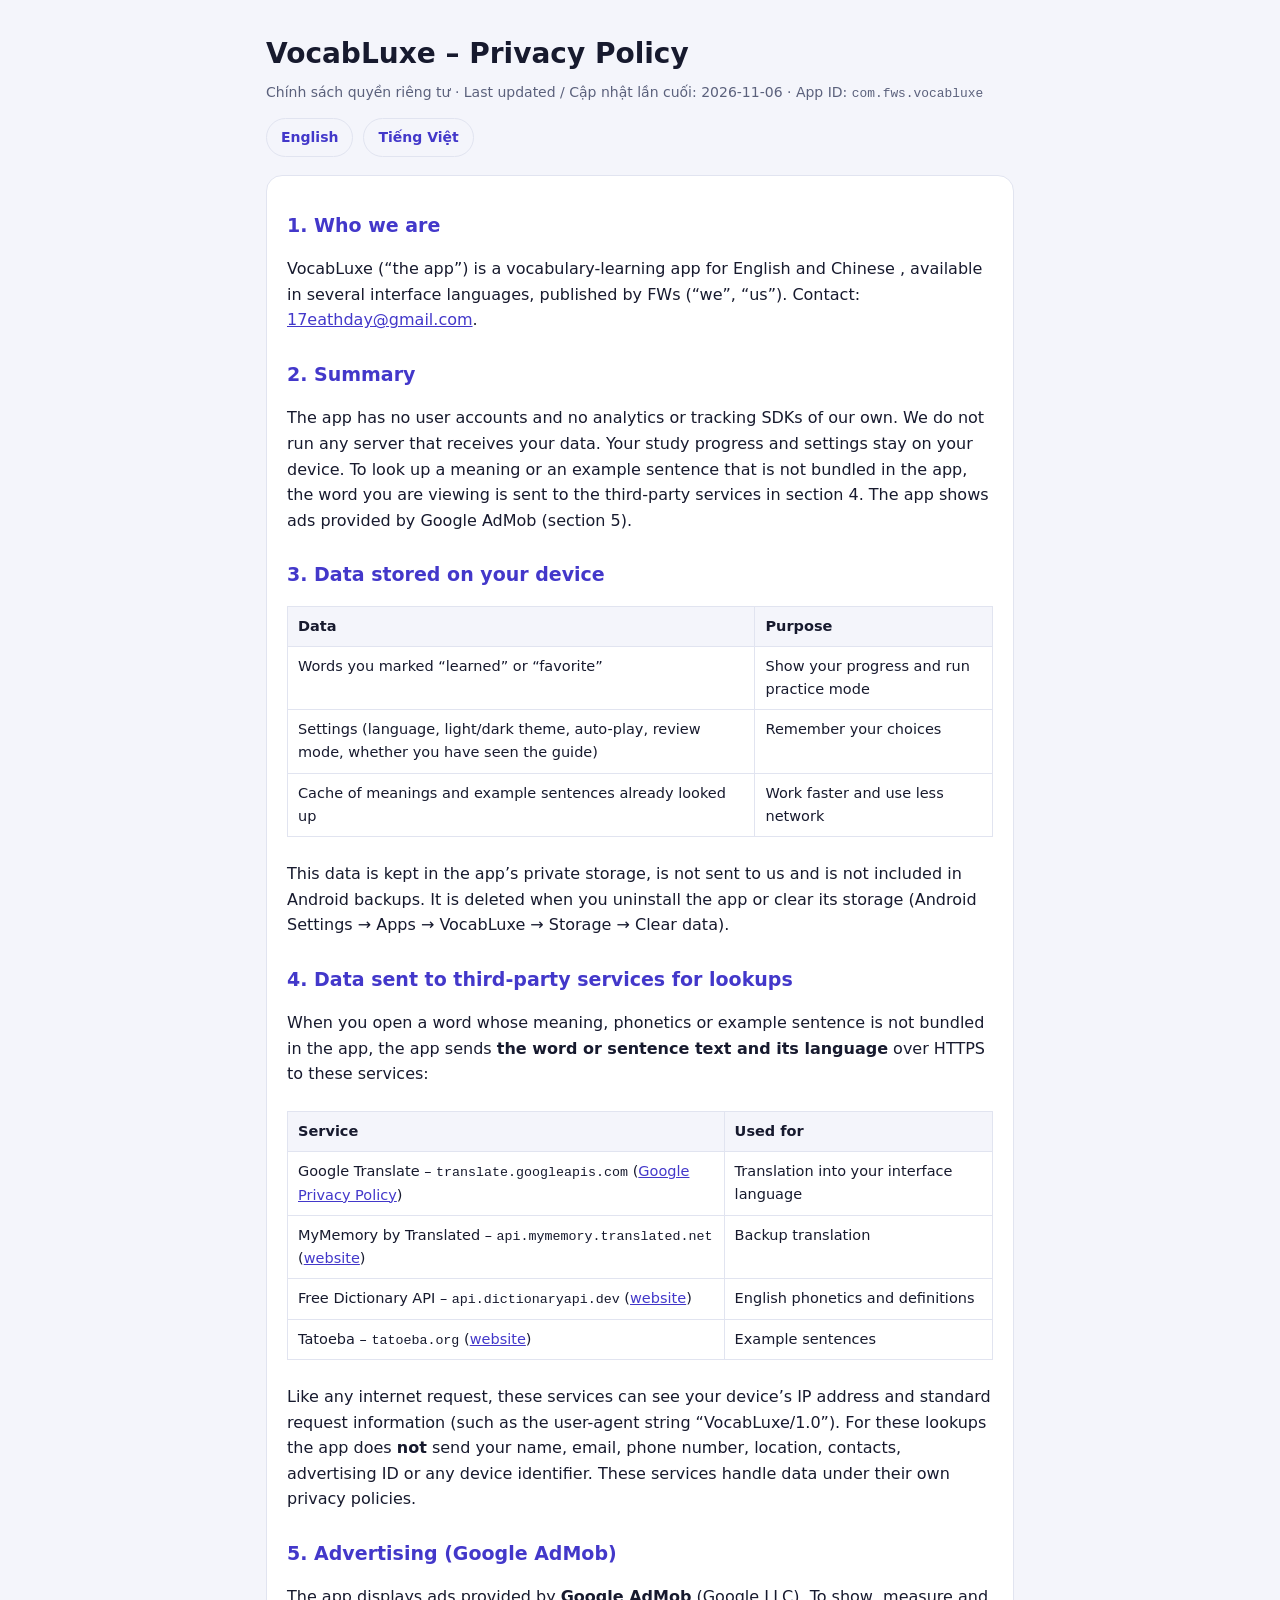
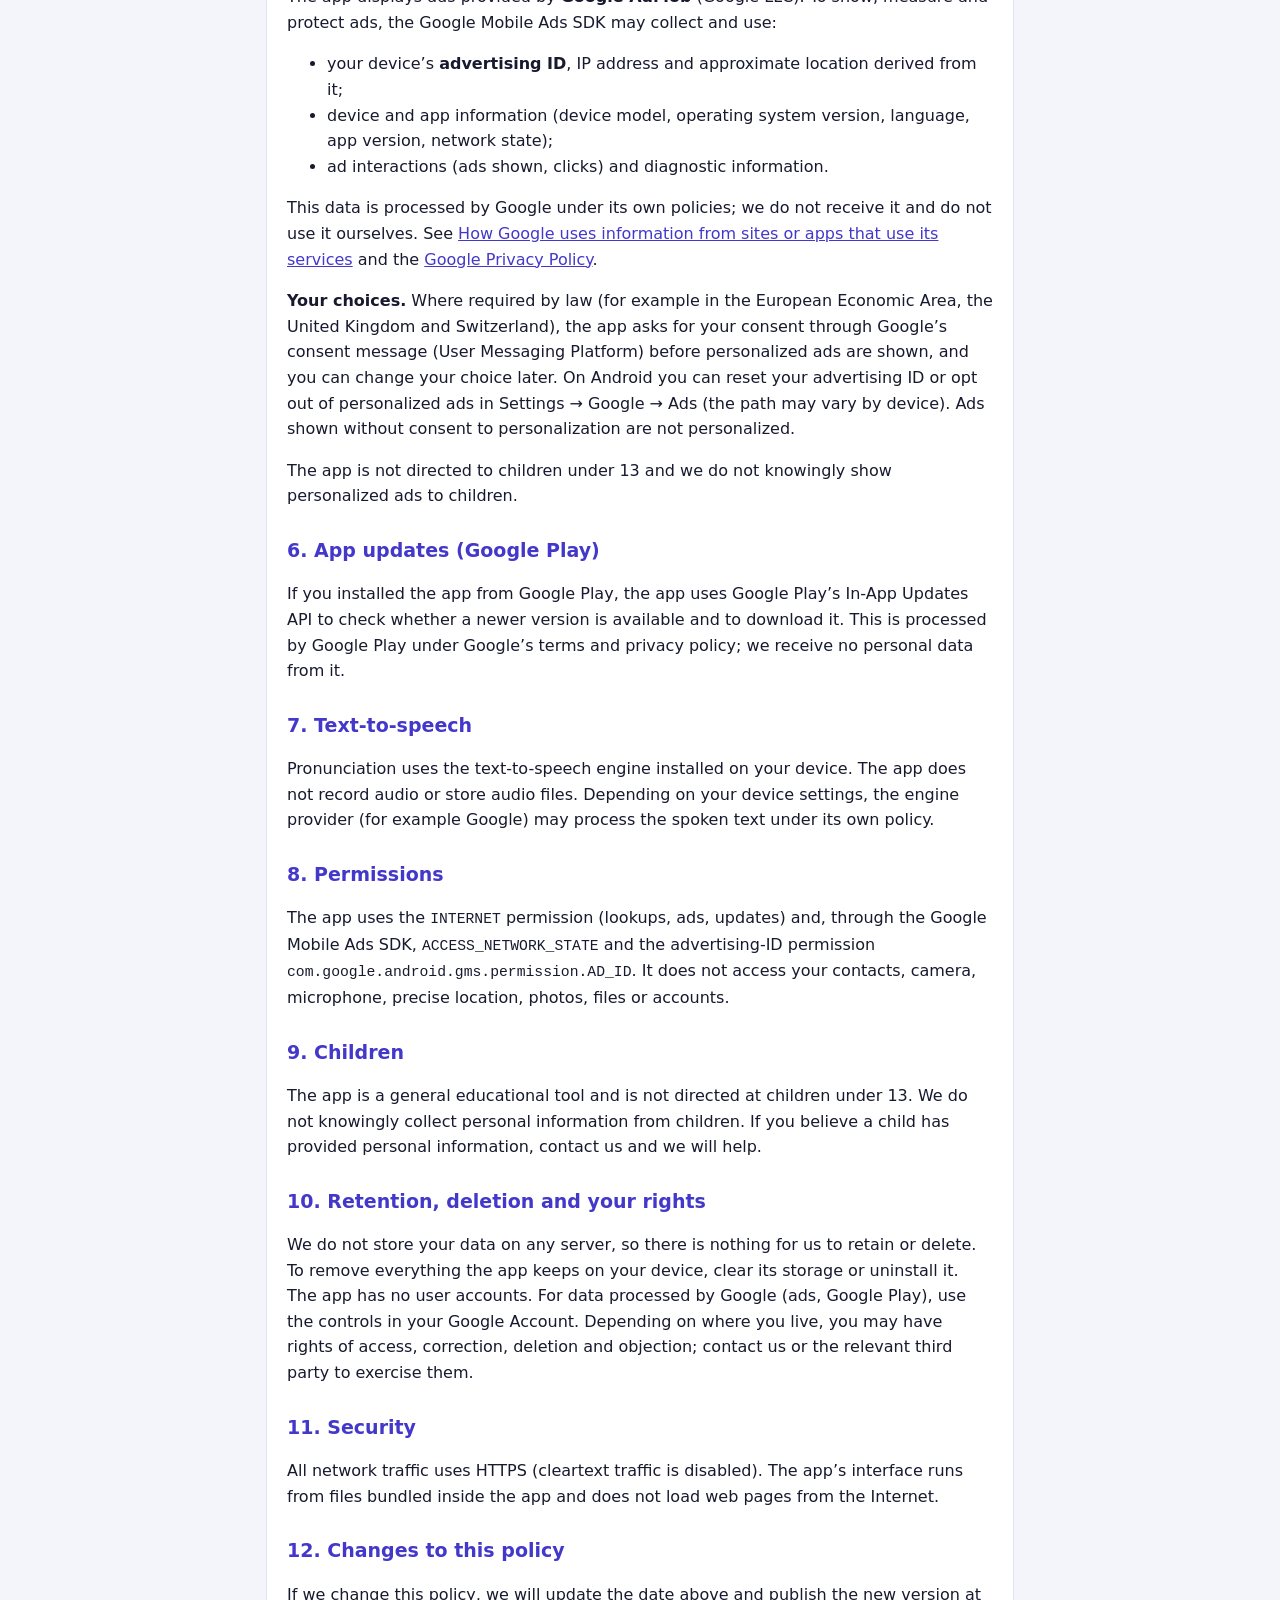
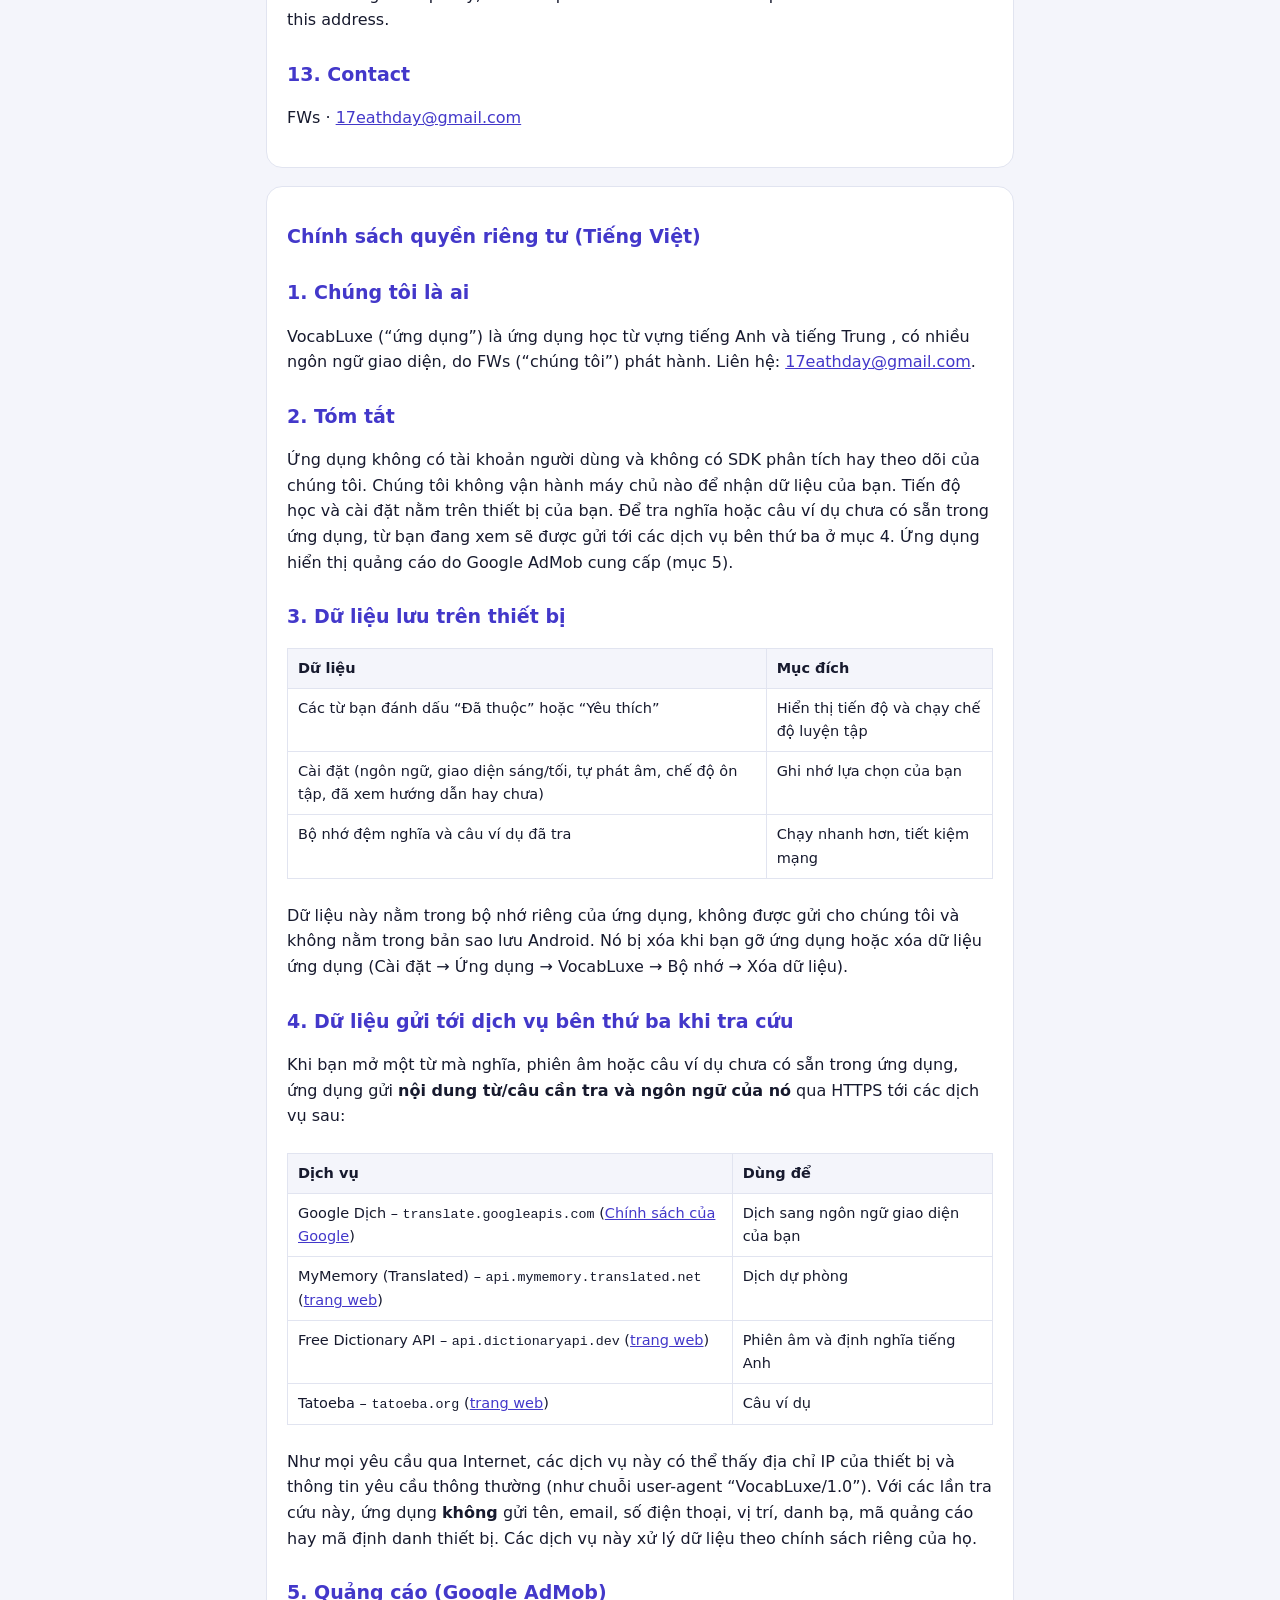
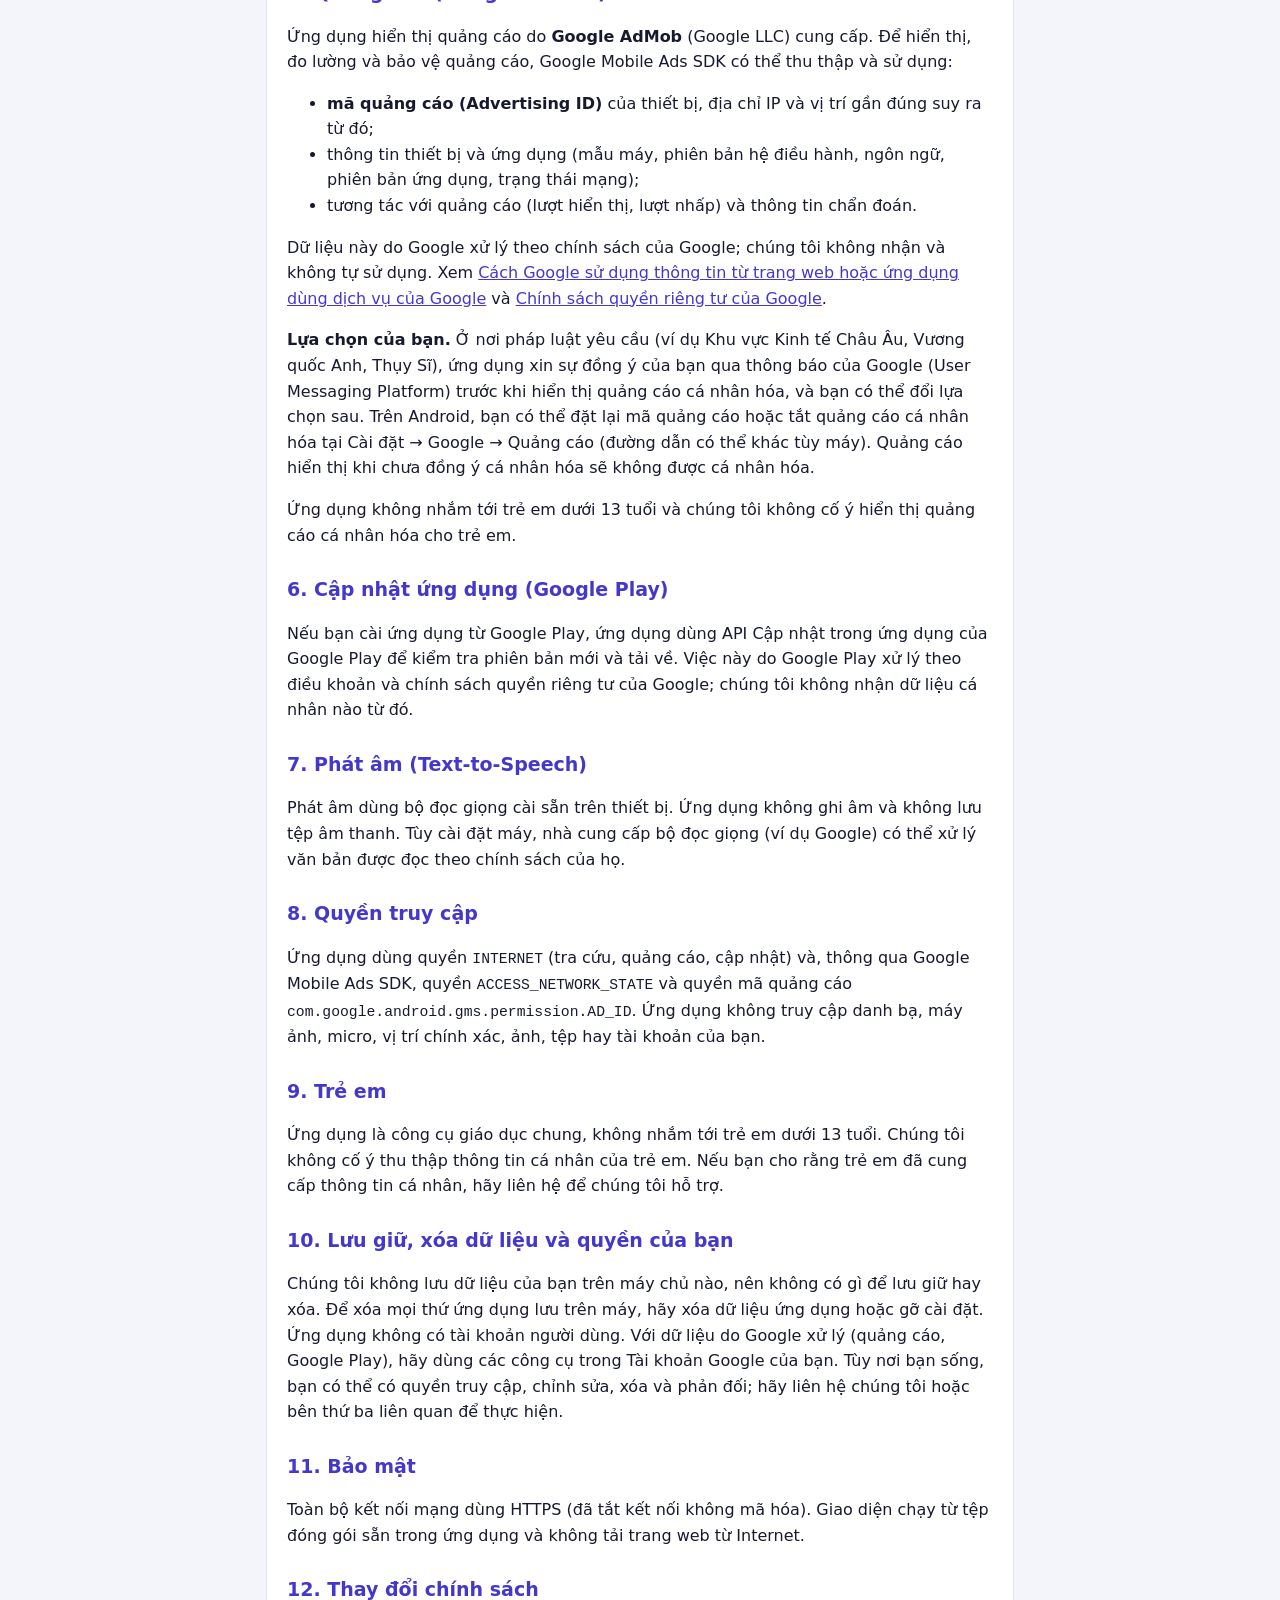
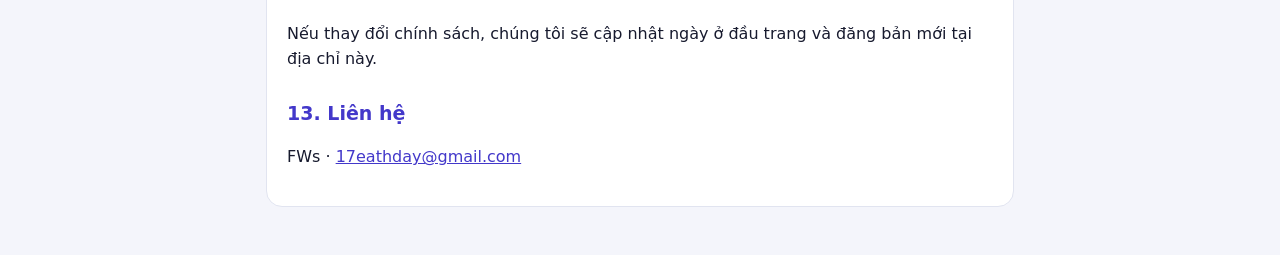
<file: docs/index.html>
<!doctype html>
<html lang="en"><head><meta charset="utf-8">
<meta http-equiv="refresh" content="0; url=privacy-policy.html">
<link rel="canonical" href="privacy-policy.html">
<title>Privacy Policy</title></head>
<body><a href="privacy-policy.html">Privacy Policy / Chính sách quyền riêng tư</a></body></html>
</file>
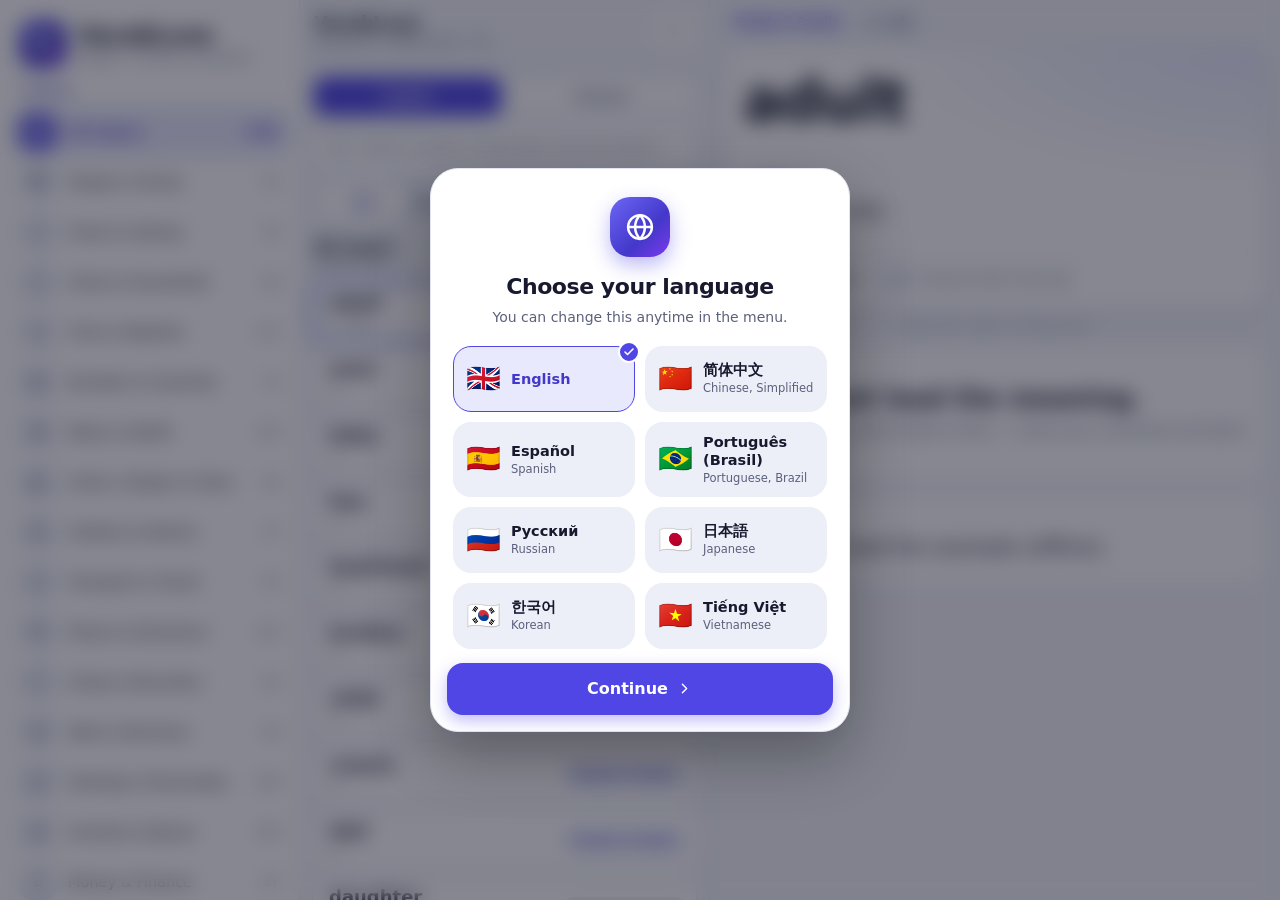
<file: app/src/main/assets/www/index.html>
<!doctype html>
<html lang="vi" data-theme="light">
<head>
<meta charset="utf-8">
<meta name="viewport" content="width=device-width, initial-scale=1, viewport-fit=cover">
<meta name="color-scheme" content="light dark">
<meta name="theme-color" content="#F4F5FB">
<title>VocabLuxe</title>
<script>
/* Chọn giao diện sáng/tối trước khi vẽ để không bị chớp: ưu tiên lựa chọn đã lưu, nếu chưa có thì theo hệ thống */
(function () {
  var t = null;
  try { t = (JSON.parse(localStorage.getItem('vl_state') || '{}') || {}).theme; } catch (e) {}
  if (t !== 'light' && t !== 'dark') {
    var d = false;
    try { d = window.AndroidBridge && window.AndroidBridge.isSystemDark ? !!window.AndroidBridge.isSystemDark() : matchMedia('(prefers-color-scheme: dark)').matches; } catch (e) {}
    t = d ? 'dark' : 'light';
  }
  document.documentElement.setAttribute('data-theme', t);
})();
</script>
<link rel="stylesheet" href="style.css">
</head>
<body>

<!-- Bộ biểu tượng (nét liền, dùng chung) -->
<svg width="0" height="0" style="position:absolute" aria-hidden="true">
  <defs>
    <symbol id="i-menu" viewBox="0 0 24 24"><path d="M4 7h16M4 12h16M4 17h10"/></symbol>
    <symbol id="i-sun" viewBox="0 0 24 24"><circle cx="12" cy="12" r="4"/><path d="M12 2.5v2M12 19.5v2M4.6 4.6l1.4 1.4M18 18l1.4 1.4M2.5 12h2M19.5 12h2M4.6 19.4 6 18M18 6l1.4-1.4"/></symbol>
    <symbol id="i-moon" viewBox="0 0 24 24"><path d="M20.5 14.2A8.5 8.5 0 0 1 9.8 3.5a8.5 8.5 0 1 0 10.7 10.7Z"/></symbol>
    <symbol id="i-search" viewBox="0 0 24 24"><circle cx="11" cy="11" r="7"/><path d="m20.5 20.5-4.4-4.4"/></symbol>
    <symbol id="i-x" viewBox="0 0 24 24"><path d="M18 6 6 18M6 6l12 12"/></symbol>
    <symbol id="i-down" viewBox="0 0 24 24"><path d="m6 9 6 6 6-6"/></symbol>
    <symbol id="i-left" viewBox="0 0 24 24"><path d="m15 18-6-6 6-6"/></symbol>
    <symbol id="i-right" viewBox="0 0 24 24"><path d="m9 18 6-6-6-6"/></symbol>
    <symbol id="i-check" viewBox="0 0 24 24"><path d="m20 6-11 11-5-5"/></symbol>
    <symbol id="i-checkc" viewBox="0 0 24 24"><circle cx="12" cy="12" r="9.5"/><path d="m8 12.3 2.8 2.8L16.2 9.5"/></symbol>
    <symbol id="i-circle" viewBox="0 0 24 24"><circle cx="12" cy="12" r="9.5"/></symbol>
    <symbol id="i-star" viewBox="0 0 24 24"><path d="m12 2.8 2.85 5.78 6.38.93-4.62 4.5 1.09 6.35L12 17.36 6.3 20.36l1.09-6.35-4.62-4.5 6.38-.93L12 2.8Z"/></symbol>
    <symbol id="i-vol" viewBox="0 0 24 24"><path d="M11 5 6.5 9H3v6h3.5L11 19V5Z"/><path d="M15.5 8.5a5 5 0 0 1 0 7M18.6 5.4a9.4 9.4 0 0 1 0 13.2"/></symbol>
    <symbol id="i-play" viewBox="0 0 24 24"><path d="M8 5.2v13.6a.9.9 0 0 0 1.38.76l10.6-6.8a.9.9 0 0 0 0-1.52L9.38 4.44A.9.9 0 0 0 8 5.2Z" stroke="none" fill="currentColor"/></symbol>
    <symbol id="i-shuffle" viewBox="0 0 24 24"><path d="M16 3.5h4.5V8M4 20.5 20.5 4M20.5 16v4.5H16M14.8 14.8l5.7 5.7M4 4l5 5"/></symbol>
    <symbol id="i-eye" viewBox="0 0 24 24"><path d="M2.5 12S6 5.5 12 5.5 21.5 12 21.5 12 18 18.5 12 18.5 2.5 12 2.5 12Z"/><circle cx="12" cy="12" r="2.8"/></symbol>
    <symbol id="i-grid" viewBox="0 0 24 24"><rect x="3.5" y="3.5" width="7" height="7" rx="1.8"/><rect x="13.5" y="3.5" width="7" height="7" rx="1.8"/><rect x="3.5" y="13.5" width="7" height="7" rx="1.8"/><rect x="13.5" y="13.5" width="7" height="7" rx="1.8"/></symbol>
    <symbol id="i-more" viewBox="0 0 24 24"><path d="M12 5.2v.1M12 12v.1M12 18.8v.1" stroke-width="3.2"/></symbol>
    <symbol id="i-info" viewBox="0 0 24 24"><circle cx="12" cy="12" r="9.5"/><path d="M12 11v5.5M12 7.6v.1"/></symbol>
    <symbol id="i-shield" viewBox="0 0 24 24"><path d="M12 2.8 4.5 5.6v5.7c0 4.6 3.1 8.2 7.5 9.9 4.4-1.7 7.5-5.3 7.5-9.9V5.6L12 2.8Z"/></symbol>
    <symbol id="i-help" viewBox="0 0 24 24"><circle cx="12" cy="12" r="9.5"/><path d="M9.4 9.4a2.7 2.7 0 1 1 3.9 2.4c-.8.4-1.3 1-1.3 1.9M12 17v.1"/></symbol>
    <symbol id="i-globe" viewBox="0 0 24 24"><circle cx="12" cy="12" r="9.5"/><path d="M2.5 12h19M12 2.5c2.6 2.6 3.9 5.8 3.9 9.5s-1.3 6.9-3.9 9.5c-2.6-2.6-3.9-5.8-3.9-9.5S9.4 5.1 12 2.5Z"/></symbol>
    <symbol id="i-snail" viewBox="0 0 24 24"><path d="M12 7.5V12l3 2M12 3a9 9 0 1 0 0 18 9 9 0 0 0 0-18Z"/></symbol>
  </defs>
</svg>

<div id="app">
  <div id="scrim"></div>

  <!-- Menu thả xuống bên phải: ngôn ngữ, sáng/tối, hướng dẫn sử dụng -->
  <div id="menuPop" class="menupop" role="menu" hidden>
    <button id="miLang" class="mitem" role="menuitem"><svg class="ic sm"><use href="#i-globe"/></svg><span data-i18n="langBtn"></span></button>
    <button id="miTheme" class="mitem" role="menuitem"><svg class="ic sm"><use href="#i-moon"/></svg><span></span></button>
    <button id="miGuide" class="mitem" role="menuitem"><svg class="ic sm"><use href="#i-help"/></svg><span data-i18n="guideBtn"></span></button>
  </div>

  <!-- Menu chủ đề -->
  <aside id="drawer" data-i18n-aria="topics">
    <div class="dhead">
      <div class="logo" aria-hidden="true">V</div>
      <div class="dbrand">
        <div class="brand">VocabLuxe</div>
        <div class="brand-sub" data-i18n="brandSub"></div>
      </div>
    </div>
    <div class="cap dcap" data-i18n="topics"></div>
    <div id="topics"></div>
    <div class="dfoot">
      <button id="btnLegal" class="legal-link"><svg class="ic sm"><use href="#i-info"/></svg><span data-i18n="licenseBtn"></span></button>
      <button id="btnPrivacy" class="legal-link"><svg class="ic sm"><use href="#i-shield"/></svg><span data-i18n="privacyLink"></span></button>
    </div>
  </aside>

  <!-- Danh sách từ -->
  <main id="listPane">
    <header class="lhead">
      <div class="topbar">
        <button id="btnMenu" class="icon-btn" data-i18n-aria="openTopics"><svg class="ic"><use href="#i-menu"/></svg></button>
        <div class="titlebox">
          <div class="brand sm">VocabLuxe</div>
          <div id="stats" class="stats-text"></div>
        </div>
        <button id="btnMore" class="icon-btn" aria-haspopup="menu" aria-expanded="false" data-i18n-aria="menu"><svg class="ic"><use href="#i-more"/></svg></button>
      </div>
      <div class="bar"><i id="barFill"></i></div>

      <div id="langs" class="langs"></div>

      <div class="searchbox">
        <svg class="ic"><use href="#i-search"/></svg>
        <input id="search" type="search" data-i18n-ph="searchPh" autocomplete="off" autocapitalize="off" spellcheck="false" enterkeyhint="search">
        <button id="btnClear" class="clear" hidden data-i18n-aria="clearSearch"><svg class="ic"><use href="#i-x"/></svg></button>
      </div>

      <div id="seg" class="seg" role="tablist">
        <button data-v="all" class="on" data-i18n="fAll"></button>
        <button data-v="todo" data-i18n="fTodo"></button>
        <button data-v="done" data-i18n="fDone"></button>
        <button data-v="fav" data-i18n="fFav"></button>
      </div>

      <div class="titlerow">
        <div class="ttext"><div id="lTitle" class="ltitle"></div><div id="lCount" class="lcount"></div></div>
        <button id="btnTopic" class="tonal" aria-haspopup="dialog" data-i18n-aria="topic"><span data-i18n="topic"></span><svg class="ic sm"><use href="#i-down"/></svg></button>
        <button id="btnPractice" class="tonal strong"><svg class="ic sm"><use href="#i-shuffle"/></svg><span data-i18n="practice"></span></button>
      </div>
    </header>
    <div id="list"><div id="rows"></div></div>
  </main>

  <!-- Chi tiết từ -->
  <section id="detail">
    <div class="dtop">
      <button id="btnBack" class="icon-btn" data-i18n-aria="back"><svg class="ic"><use href="#i-left"/></svg></button>
      <div class="chips">
        <span id="chipTopic" class="chip primary"></span>
        <span id="chipPos" class="chip dim"></span>
      </div>
    </div>

    <div id="dscroll">
      <div class="hero">
        <div id="word" class="word"></div>
        <div id="phon" class="phon"></div>

        <div class="arow">
          <button id="btnPlay" class="play" data-i18n-aria="listen"><svg class="ic"><use href="#i-play"/></svg></button>
          <button id="btnSlow" class="tonal"><svg class="ic sm"><use href="#i-snail"/></svg><span data-i18n="slow"></span></button>
        </div>

        <div class="swrow">
          <label class="sw"><input type="checkbox" id="swAuto"><i></i><span data-i18n="autoPlay"></span></label>
          <label class="sw"><input type="checkbox" id="swReview"><i></i><span data-i18n="reviewMode"></span></label>
        </div>
      </div>
      <div class="hint" data-i18n="swipeHint"></div>

      <div class="panel">
        <div class="cap" data-i18n="meaning"></div>
        <div id="mean" class="mean"></div>
        <div id="more" class="more"></div>
        <div id="defEn" class="defen"></div>
        <button id="btnReveal" class="tonal strong"><svg class="ic sm"><use href="#i-eye"/></svg><span data-i18n="reveal"></span></button>
      </div>

      <div class="panel">
        <div class="cap" data-i18n="context"></div>
        <div class="exrow">
          <button id="btnExPlay" class="play sm" data-i18n-aria="listenEx"><svg class="ic"><use href="#i-vol"/></svg></button>
          <div class="extext">
            <div id="ex" class="ex"></div>
            <div id="exPhon" class="exphon"></div>
            <div id="exVi" class="exvi"></div>
          </div>
        </div>
      </div>
    </div>

    <div class="nav">
      <button id="btnPrev" class="nbtn icon" data-i18n-aria="prev"><svg class="ic"><use href="#i-left"/></svg></button>
      <button id="btnLearn" class="nbtn wide"></button>
      <button id="btnFav" class="nbtn wide"></button>
      <button id="btnNext" class="nbtn icon" data-i18n-aria="next"><svg class="ic"><use href="#i-right"/></svg></button>
    </div>
  </section>


  <!-- Giấy phép sử dụng / nguồn dữ liệu (nội dung do app.js dựng theo ngôn ngữ) -->
  <section id="legal">
    <div class="dtop">
      <button id="btnLegalBack" class="icon-btn" data-i18n-aria="back"><svg class="ic"><use href="#i-left"/></svg></button>
      <div class="legal-title" data-i18n="legalTitle"></div>
    </div>
    <div id="legalScroll" class="legal-scroll"><div id="legalBody"></div><div class="source">VocabLuxe</div></div>
  </section>

  <!-- Hướng dẫn sử dụng (tự mở lần đầu, mở lại từ menu) -->
  <section id="guide" role="dialog" aria-modal="true">
    <div class="gtop"><button id="btnGuideSkip" class="gskip" data-i18n="guideSkip"></button></div>
    <div class="gbody">
      <div id="gicon" class="gicon"></div>
      <h2 id="gtitle" class="gtitle"></h2>
      <p id="gtext" class="gtext"></p>
    </div>
    <div id="gdots" class="gdots"></div>
    <div class="gnav">
      <button id="btnGuidePrev" class="tonal"><svg class="ic sm"><use href="#i-left"/></svg><span data-i18n="back"></span></button>
      <button id="btnGuideNext" class="tonal strong"><span id="gnextText"></span><svg class="ic sm"><use href="#i-right"/></svg></button>
    </div>
  </section>

  <!-- Popup chọn ngôn ngữ (chỉ hiện lần đầu mở app) -->
  <div id="langPick" role="dialog" aria-modal="true" aria-labelledby="lpTitle">
    <div class="lp-card">
      <div class="lp-badge" aria-hidden="true"><svg class="ic"><use href="#i-globe"/></svg></div>
      <h2 id="lpTitle" class="lp-title" data-i18n="pickTitle"></h2>
      <p class="lp-sub" data-i18n="pickSub"></p>
      <div id="lpGrid" class="lp-grid" role="radiogroup"></div>
      <button id="btnLpGo" class="lp-go"><span data-i18n="pickGo"></span><svg class="ic sm"><use href="#i-right"/></svg></button>
    </div>
  </div>

  <!-- Bảng chọn cấp độ (thay cho dropdown mặc định) -->
  <div id="sheet" role="dialog" aria-modal="true" aria-labelledby="sheetTitle">
    <div class="sheet-handle"></div>
    <div id="sheetTitle" class="sheet-title"></div>
    <div id="sheetList" class="sheet-list"></div>
  </div>

  <div id="updateBar" role="status" hidden><span data-i18n="updDone"></span><button id="btnRestart" data-i18n="updRestart"></button></div>
  <div id="toast" role="status"></div>
</div>
<script src="i18n.js"></script>
<script src="i18n-guide.js"></script>
<script src="app.js"></script>
</body>
</html>
</file>
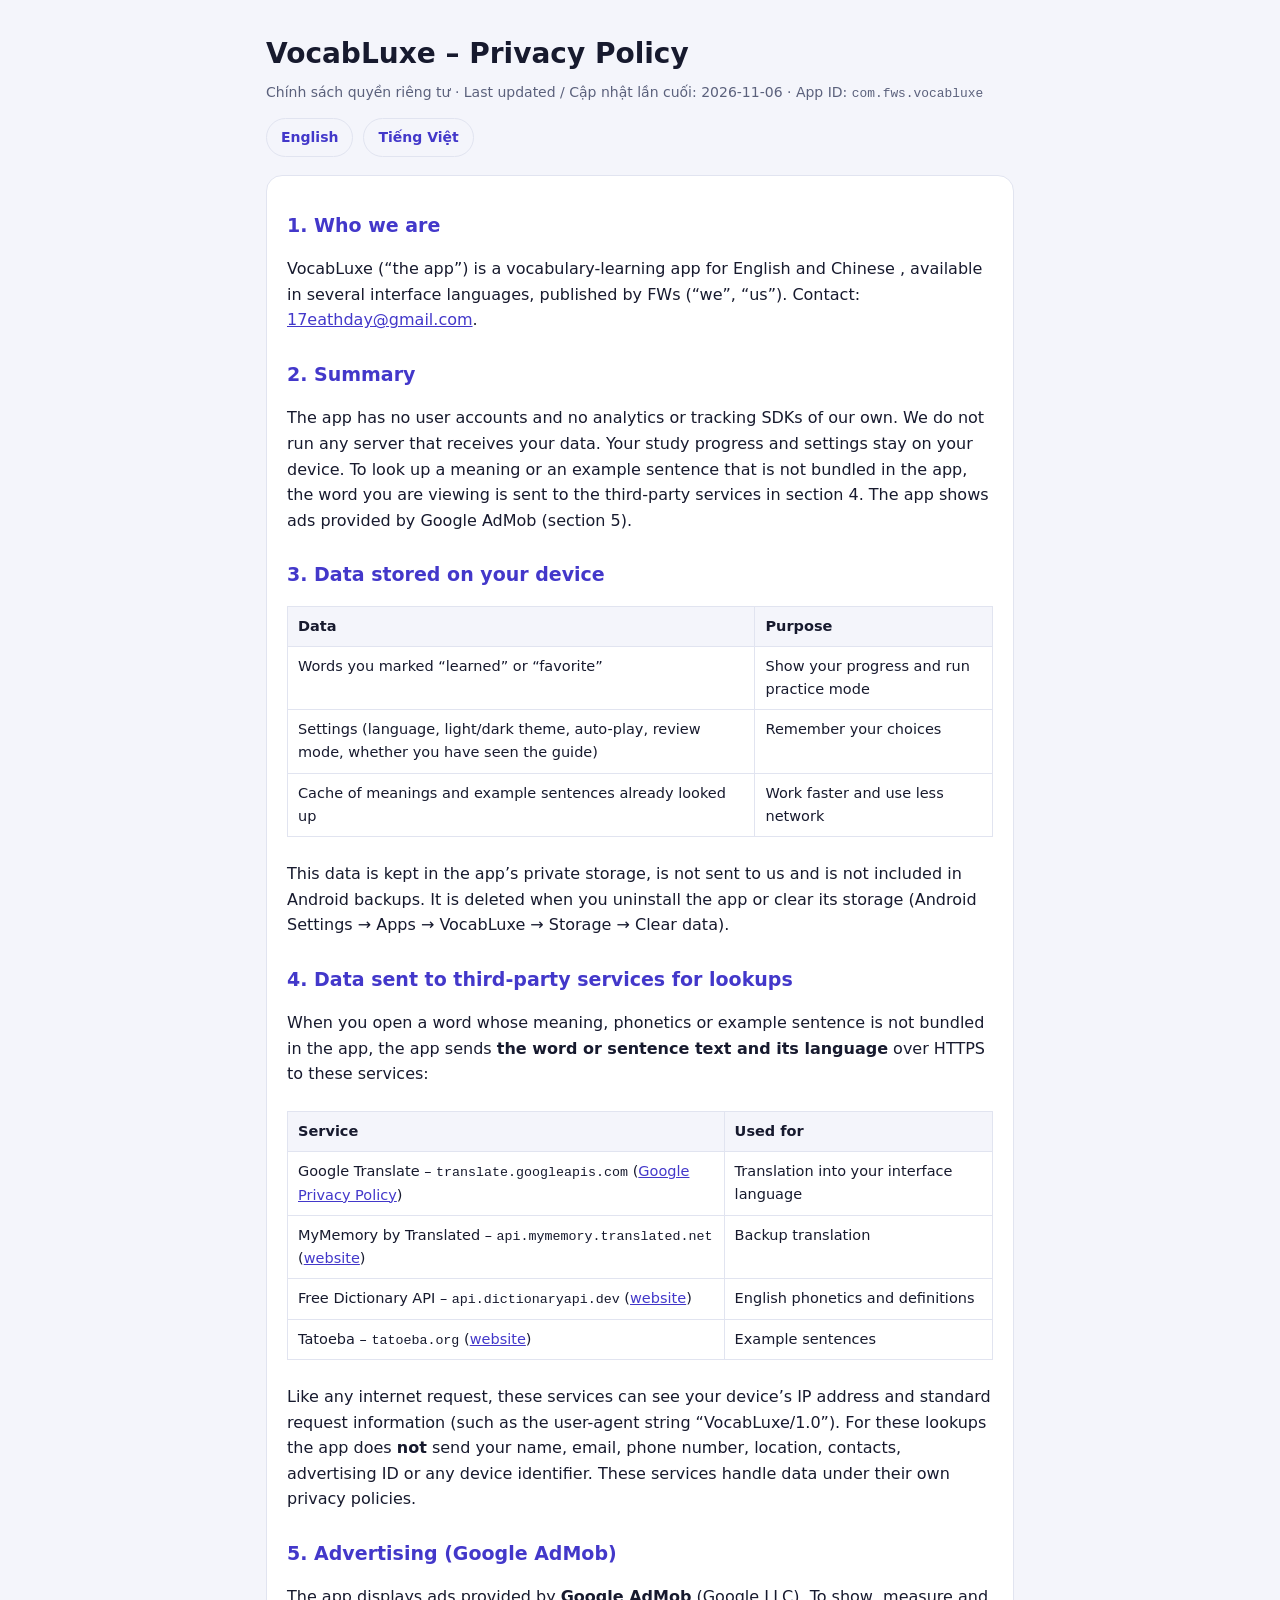
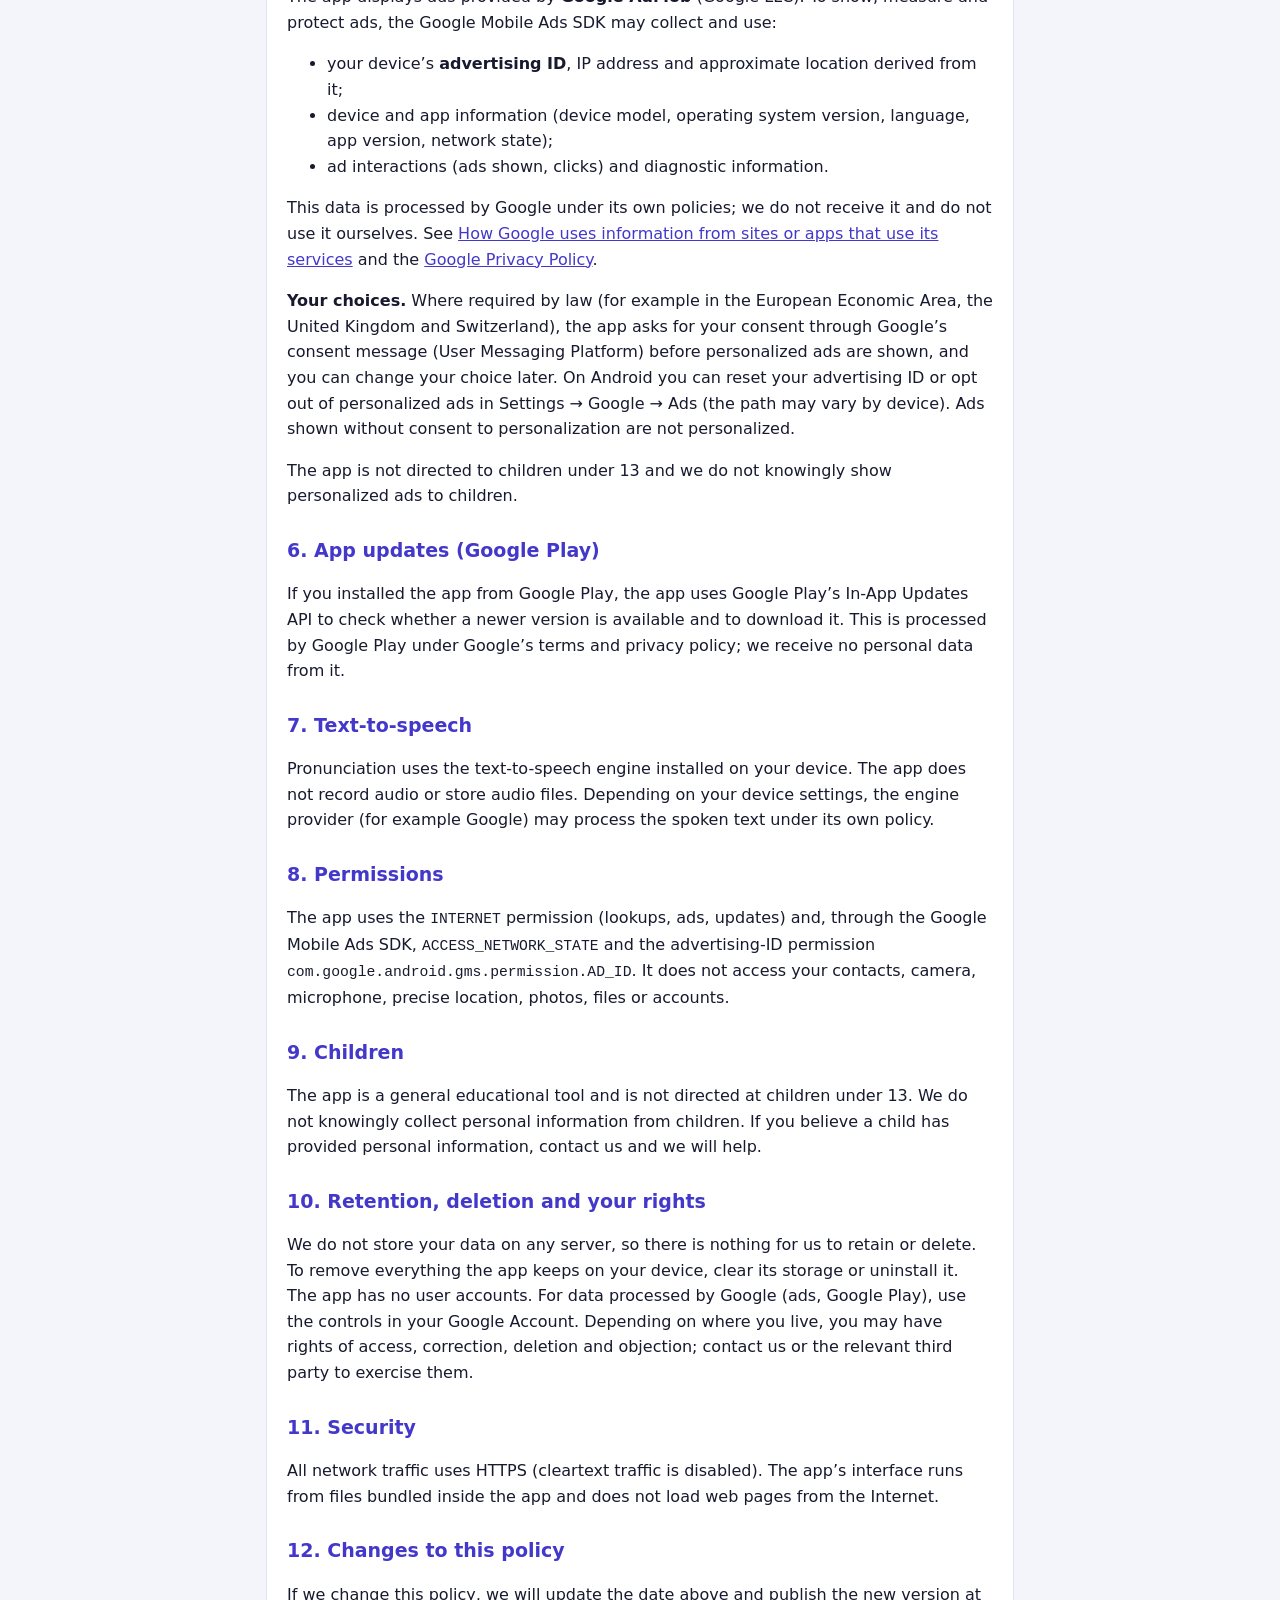
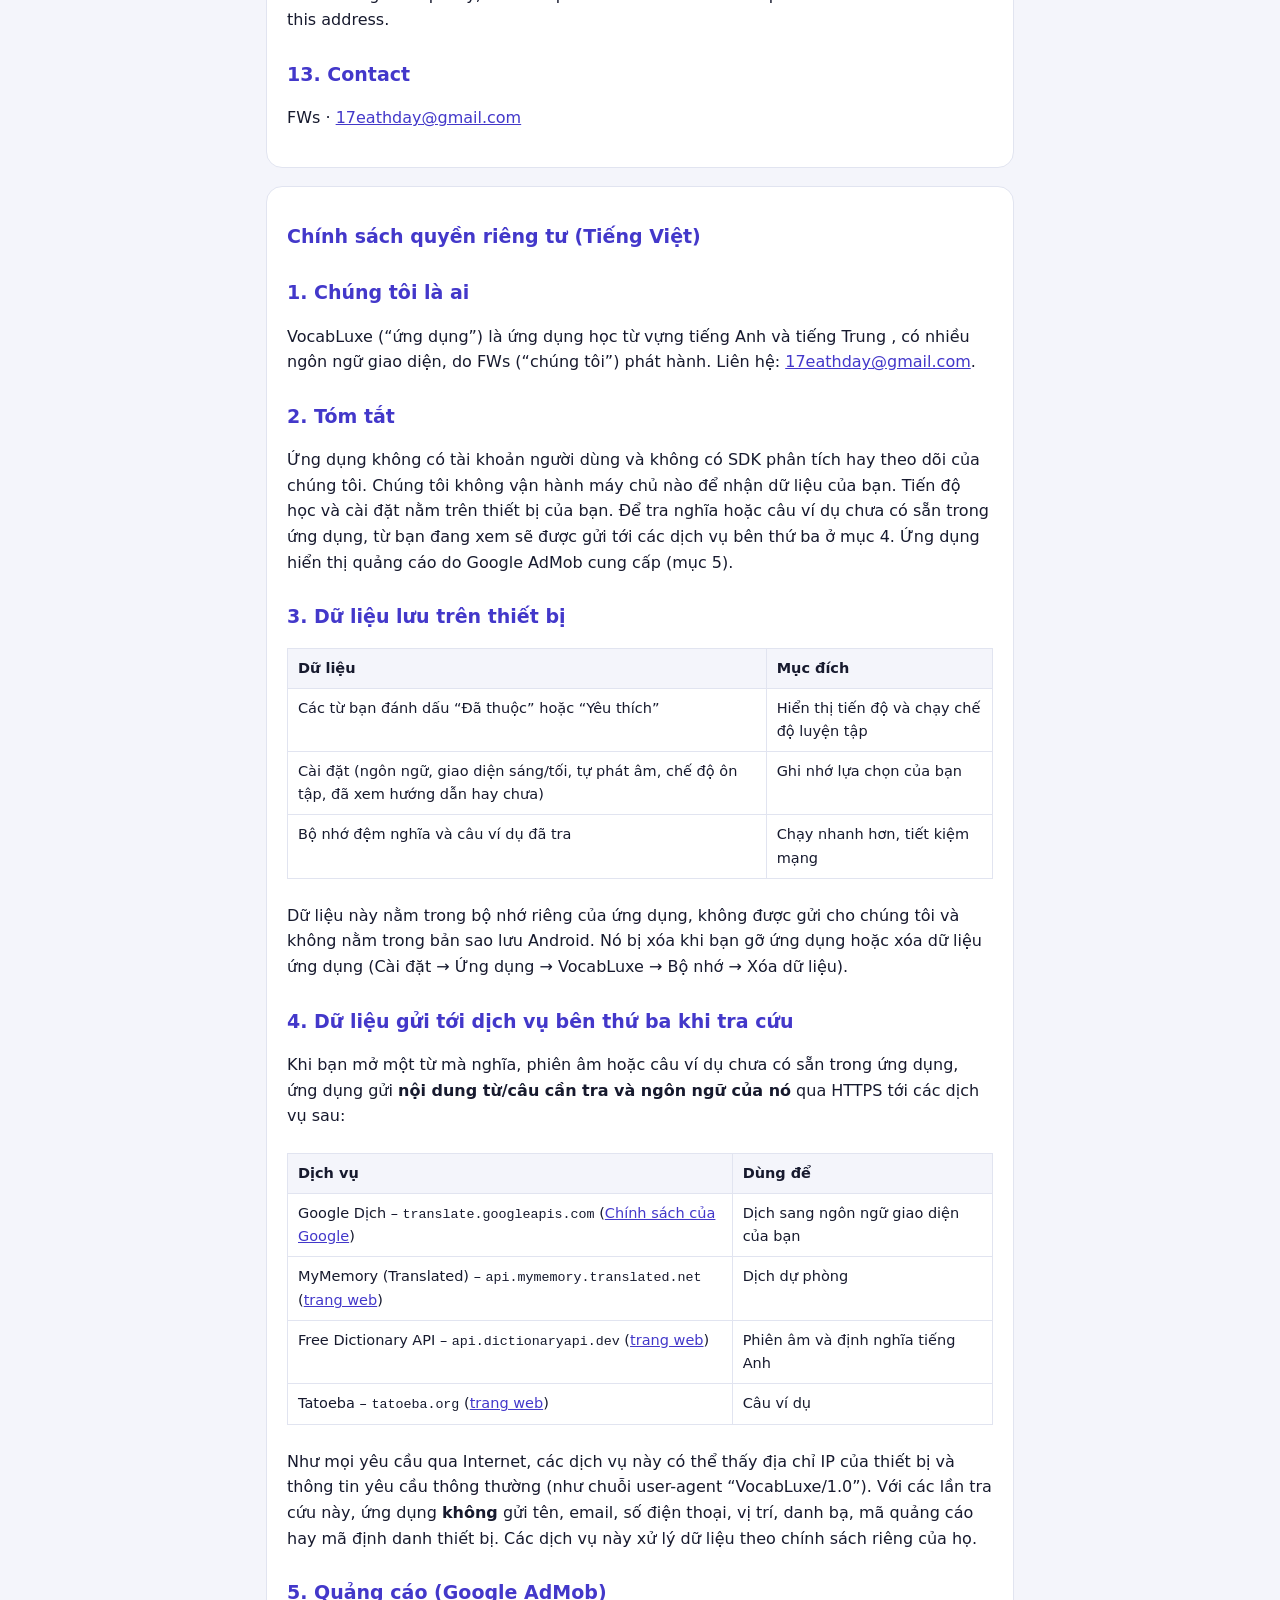
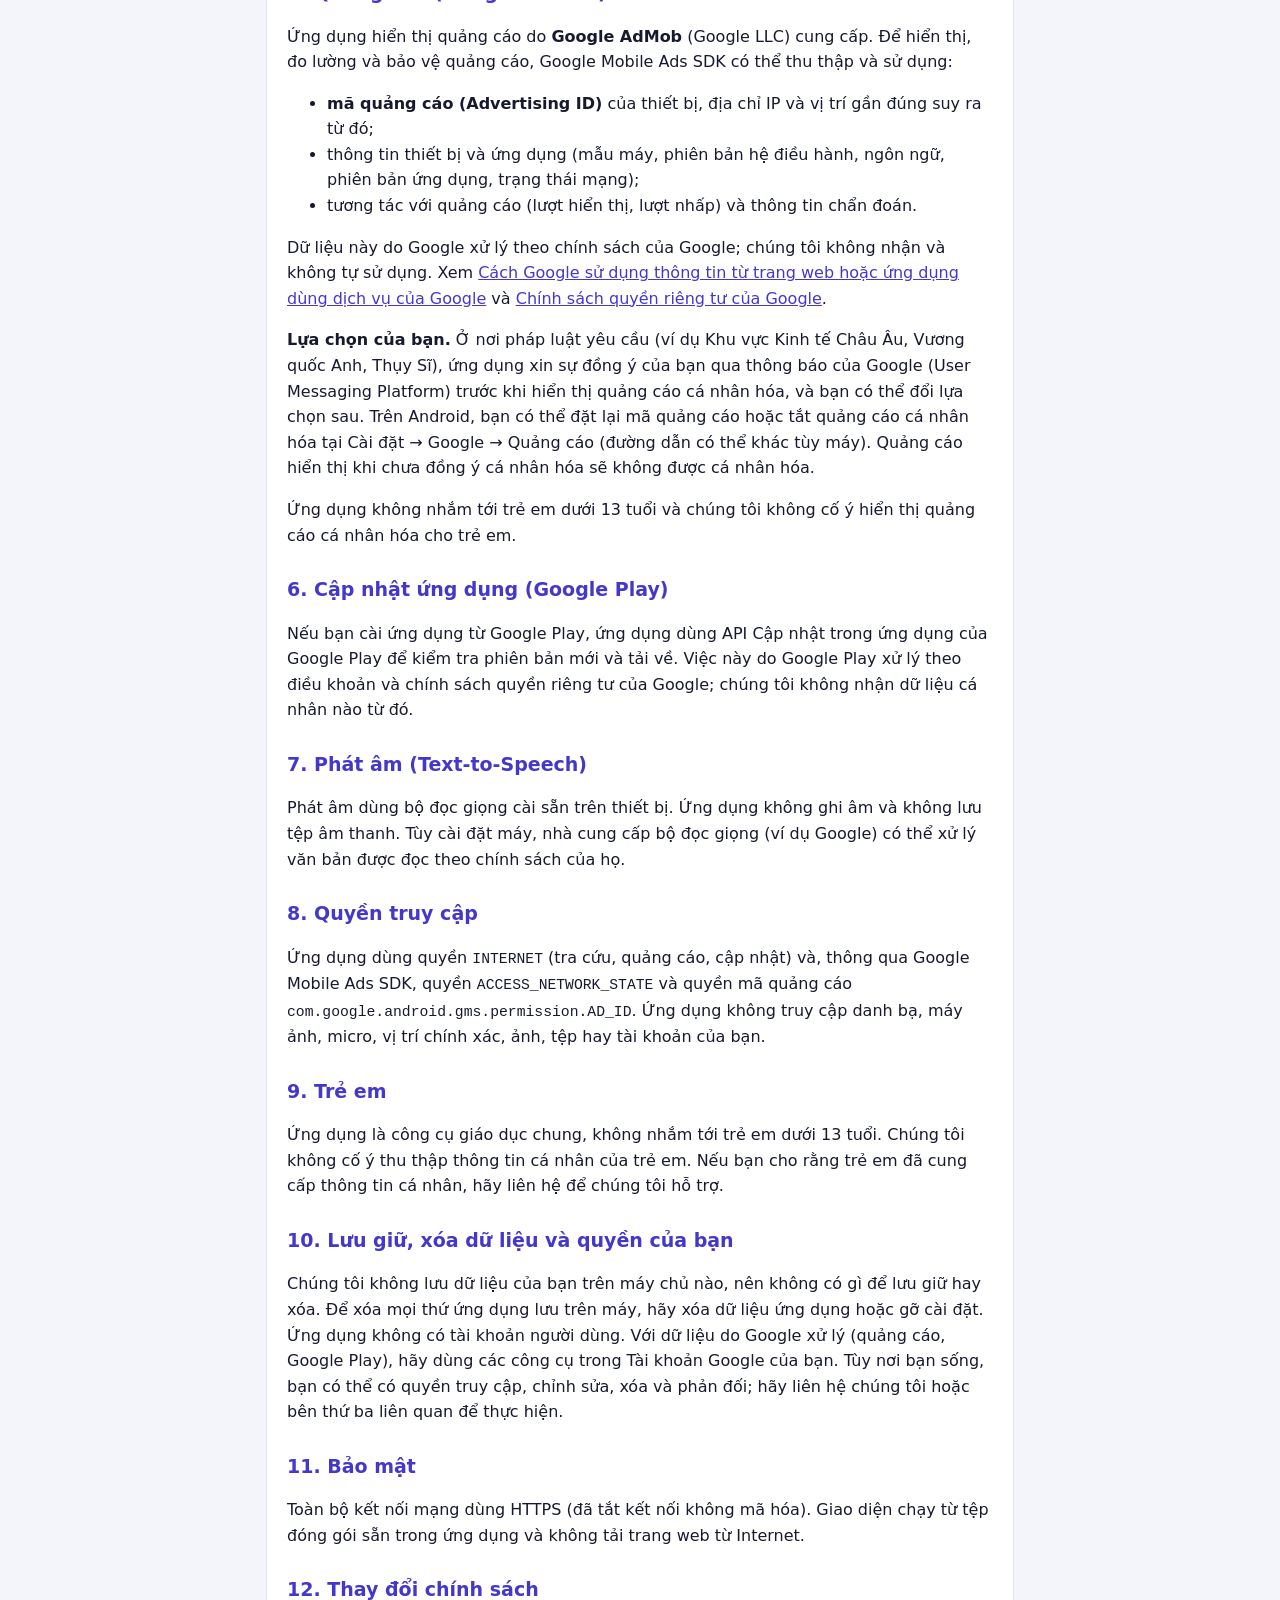
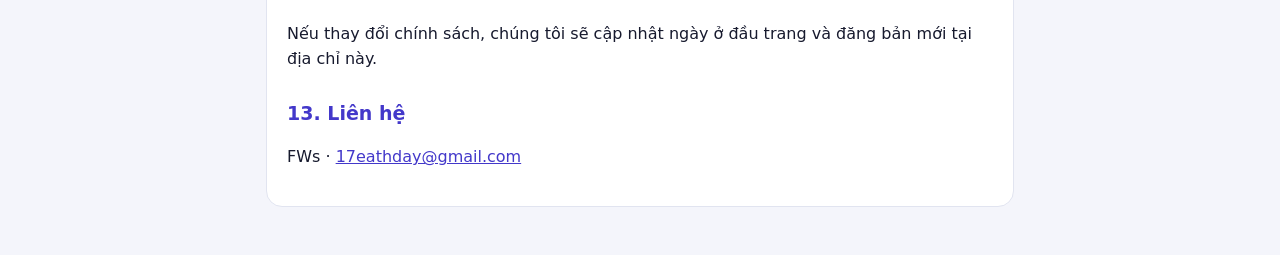
<file: docs/privacy-policy.html>
<!doctype html>
<html lang="en">
<head>
<meta charset="utf-8">
<meta name="viewport" content="width=device-width, initial-scale=1">
<meta name="color-scheme" content="light dark">
<title>VocabLuxe – Privacy Policy / Chính sách quyền riêng tư</title>
<style>
  :root{color-scheme:light dark;--bg:#f4f5fb;--card:#fff;--text:#171a2e;--muted:#5b617c;--line:#e1e4f0;--accent:#4338ca;--mark:#fff3bf}
  @media (prefers-color-scheme:dark){:root{--bg:#0e1018;--card:#171a26;--text:#edeffa;--muted:#a4aac4;--line:#2a2f44;--accent:#c2c5ff;--mark:#5a4a00}}
  *{box-sizing:border-box}
  body{margin:0;background:var(--bg);color:var(--text);font:16px/1.6 system-ui,-apple-system,"Segoe UI",Roboto,sans-serif}
  main{max-width:780px;margin:0 auto;padding:24px 16px 56px}
  h1{font-size:28px;margin:8px 0 4px}
  h2{font-size:19px;margin:26px 0 8px;color:var(--accent)}
  .card{background:var(--card);border:1px solid var(--line);border-radius:16px;padding:8px 20px 20px;margin-top:18px}
  .meta{color:var(--muted);font-size:14px}
  nav{display:flex;gap:10px;margin-top:14px}
  nav a{padding:7px 14px;border:1px solid var(--line);border-radius:999px;color:var(--accent);text-decoration:none;font-weight:600;font-size:14px}
  table{border-collapse:collapse;width:100%;font-size:14.5px;margin:8px 0}
  th,td{border:1px solid var(--line);padding:8px 10px;text-align:left;vertical-align:top}
  th{background:var(--bg)}
  mark{background:var(--mark);color:inherit;padding:0 4px;border-radius:4px}
  a{color:var(--accent)}
  code{font-size:.92em;word-break:break-word}
  .tablewrap{overflow-x:auto}
</style>
</head>
<body>
<main>
  <h1>VocabLuxe – Privacy Policy</h1>
  <div class="meta">Chính sách quyền riêng tư · Last updated / Cập nhật lần cuối: 2026-11-06 · App ID: <code>com.fws.vocabluxe</code></div>
  <nav><a href="#en">English</a><a href="#vi">Tiếng Việt</a></nav>

  <!-- ===================== ENGLISH ===================== -->
  <section id="en" class="card" lang="en">
    <h2>1. Who we are</h2>
    <p>VocabLuxe (“the app”) is a vocabulary-learning app for English and Chinese , available in several interface languages, published by FWs (“we”, “us”). Contact: <a href="mailto:17eathday@gmail.com">17eathday@gmail.com</a>.</p>

    <h2>2. Summary</h2>
    <p>The app has no user accounts and no analytics or tracking SDKs of our own. We do not run any server that receives your data. Your study progress and settings stay on your device. To look up a meaning or an example sentence that is not bundled in the app, the word you are viewing is sent to the third-party services in section 4. The app shows ads provided by Google AdMob (section 5).</p>

    <h2>3. Data stored on your device</h2>
    <div class="tablewrap"><table>
      <tr><th>Data</th><th>Purpose</th></tr>
      <tr><td>Words you marked “learned” or “favorite”</td><td>Show your progress and run practice mode</td></tr>
      <tr><td>Settings (language, light/dark theme, auto-play, review mode, whether you have seen the guide)</td><td>Remember your choices</td></tr>
      <tr><td>Cache of meanings and example sentences already looked up</td><td>Work faster and use less network</td></tr>
    </table></div>
    <p>This data is kept in the app’s private storage, is not sent to us and is not included in Android backups. It is deleted when you uninstall the app or clear its storage (Android Settings → Apps → VocabLuxe → Storage → Clear data).</p>

    <h2>4. Data sent to third-party services for lookups</h2>
    <p>When you open a word whose meaning, phonetics or example sentence is not bundled in the app, the app sends <b>the word or sentence text and its language</b> over HTTPS to these services:</p>
    <div class="tablewrap"><table>
      <tr><th>Service</th><th>Used for</th></tr>
      <tr><td>Google Translate – <code>translate.googleapis.com</code> (<a href="https://policies.google.com/privacy">Google Privacy Policy</a>)</td><td>Translation into your interface language</td></tr>
      <tr><td>MyMemory by Translated – <code>api.mymemory.translated.net</code> (<a href="https://mymemory.translated.net/">website</a>)</td><td>Backup translation</td></tr>
      <tr><td>Free Dictionary API – <code>api.dictionaryapi.dev</code> (<a href="https://dictionaryapi.dev/">website</a>)</td><td>English phonetics and definitions</td></tr>
      <tr><td>Tatoeba – <code>tatoeba.org</code> (<a href="https://tatoeba.org/">website</a>)</td><td>Example sentences</td></tr>
    </table></div>
    <p>Like any internet request, these services can see your device’s IP address and standard request information (such as the user-agent string “VocabLuxe/1.0”). For these lookups the app does <b>not</b> send your name, email, phone number, location, contacts, advertising ID or any device identifier. These services handle data under their own privacy policies.</p>

    <h2>5. Advertising (Google AdMob)</h2>
    <p>The app displays ads provided by <b>Google AdMob</b> (Google LLC). To show, measure and protect ads, the Google Mobile Ads SDK may collect and use:</p>
    <ul>
      <li>your device’s <b>advertising ID</b>, IP address and approximate location derived from it;</li>
      <li>device and app information (device model, operating system version, language, app version, network state);</li>
      <li>ad interactions (ads shown, clicks) and diagnostic information.</li>
    </ul>
    <p>This data is processed by Google under its own policies; we do not receive it and do not use it ourselves. See <a href="https://policies.google.com/technologies/partner-sites">How Google uses information from sites or apps that use its services</a> and the <a href="https://policies.google.com/privacy">Google Privacy Policy</a>.</p>
    <p><b>Your choices.</b> Where required by law (for example in the European Economic Area, the United Kingdom and Switzerland), the app asks for your consent through Google’s consent message (User Messaging Platform) before personalized ads are shown, and you can change your choice later. On Android you can reset your advertising ID or opt out of personalized ads in Settings → Google → Ads (the path may vary by device). Ads shown without consent to personalization are not personalized.</p>
    <p>The app is not directed to children under 13 and we do not knowingly show personalized ads to children.</p>

    <h2>6. App updates (Google Play)</h2>
    <p>If you installed the app from Google Play, the app uses Google Play’s In-App Updates API to check whether a newer version is available and to download it. This is processed by Google Play under Google’s terms and privacy policy; we receive no personal data from it.</p>

    <h2>7. Text-to-speech</h2>
    <p>Pronunciation uses the text-to-speech engine installed on your device. The app does not record audio or store audio files. Depending on your device settings, the engine provider (for example Google) may process the spoken text under its own policy.</p>

    <h2>8. Permissions</h2>
    <p>The app uses the <code>INTERNET</code> permission (lookups, ads, updates) and, through the Google Mobile Ads SDK, <code>ACCESS_NETWORK_STATE</code> and the advertising-ID permission <code>com.google.android.gms.permission.AD_ID</code>. It does not access your contacts, camera, microphone, precise location, photos, files or accounts.</p>

    <h2>9. Children</h2>
    <p>The app is a general educational tool and is not directed at children under 13. We do not knowingly collect personal information from children. If you believe a child has provided personal information, contact us and we will help.</p>

    <h2>10. Retention, deletion and your rights</h2>
    <p>We do not store your data on any server, so there is nothing for us to retain or delete. To remove everything the app keeps on your device, clear its storage or uninstall it. The app has no user accounts. For data processed by Google (ads, Google Play), use the controls in your Google Account. Depending on where you live, you may have rights of access, correction, deletion and objection; contact us or the relevant third party to exercise them.</p>

    <h2>11. Security</h2>
    <p>All network traffic uses HTTPS (cleartext traffic is disabled). The app’s interface runs from files bundled inside the app and does not load web pages from the Internet.</p>

    <h2>12. Changes to this policy</h2>
    <p>If we change this policy, we will update the date above and publish the new version at this address.</p>

    <h2>13. Contact</h2>
    <p>FWs · <a href="mailto:17eathday@gmail.com">17eathday@gmail.com</a></p>
  </section>

  <!-- ===================== TIẾNG VIỆT ===================== -->
  <section id="vi" class="card" lang="vi">
    <h2>Chính sách quyền riêng tư (Tiếng Việt)</h2>

    <h2>1. Chúng tôi là ai</h2>
    <p>VocabLuxe (“ứng dụng”) là ứng dụng học từ vựng tiếng Anh và tiếng Trung , có nhiều ngôn ngữ giao diện, do FWs (“chúng tôi”) phát hành. Liên hệ: <a href="mailto:17eathday@gmail.com">17eathday@gmail.com</a>.</p>

    <h2>2. Tóm tắt</h2>
    <p>Ứng dụng không có tài khoản người dùng và không có SDK phân tích hay theo dõi của chúng tôi. Chúng tôi không vận hành máy chủ nào để nhận dữ liệu của bạn. Tiến độ học và cài đặt nằm trên thiết bị của bạn. Để tra nghĩa hoặc câu ví dụ chưa có sẵn trong ứng dụng, từ bạn đang xem sẽ được gửi tới các dịch vụ bên thứ ba ở mục 4. Ứng dụng hiển thị quảng cáo do Google AdMob cung cấp (mục 5).</p>

    <h2>3. Dữ liệu lưu trên thiết bị</h2>
    <div class="tablewrap"><table>
      <tr><th>Dữ liệu</th><th>Mục đích</th></tr>
      <tr><td>Các từ bạn đánh dấu “Đã thuộc” hoặc “Yêu thích”</td><td>Hiển thị tiến độ và chạy chế độ luyện tập</td></tr>
      <tr><td>Cài đặt (ngôn ngữ, giao diện sáng/tối, tự phát âm, chế độ ôn tập, đã xem hướng dẫn hay chưa)</td><td>Ghi nhớ lựa chọn của bạn</td></tr>
      <tr><td>Bộ nhớ đệm nghĩa và câu ví dụ đã tra</td><td>Chạy nhanh hơn, tiết kiệm mạng</td></tr>
    </table></div>
    <p>Dữ liệu này nằm trong bộ nhớ riêng của ứng dụng, không được gửi cho chúng tôi và không nằm trong bản sao lưu Android. Nó bị xóa khi bạn gỡ ứng dụng hoặc xóa dữ liệu ứng dụng (Cài đặt → Ứng dụng → VocabLuxe → Bộ nhớ → Xóa dữ liệu).</p>

    <h2>4. Dữ liệu gửi tới dịch vụ bên thứ ba khi tra cứu</h2>
    <p>Khi bạn mở một từ mà nghĩa, phiên âm hoặc câu ví dụ chưa có sẵn trong ứng dụng, ứng dụng gửi <b>nội dung từ/câu cần tra và ngôn ngữ của nó</b> qua HTTPS tới các dịch vụ sau:</p>
    <div class="tablewrap"><table>
      <tr><th>Dịch vụ</th><th>Dùng để</th></tr>
      <tr><td>Google Dịch – <code>translate.googleapis.com</code> (<a href="https://policies.google.com/privacy">Chính sách của Google</a>)</td><td>Dịch sang ngôn ngữ giao diện của bạn</td></tr>
      <tr><td>MyMemory (Translated) – <code>api.mymemory.translated.net</code> (<a href="https://mymemory.translated.net/">trang web</a>)</td><td>Dịch dự phòng</td></tr>
      <tr><td>Free Dictionary API – <code>api.dictionaryapi.dev</code> (<a href="https://dictionaryapi.dev/">trang web</a>)</td><td>Phiên âm và định nghĩa tiếng Anh</td></tr>
      <tr><td>Tatoeba – <code>tatoeba.org</code> (<a href="https://tatoeba.org/">trang web</a>)</td><td>Câu ví dụ</td></tr>
    </table></div>
    <p>Như mọi yêu cầu qua Internet, các dịch vụ này có thể thấy địa chỉ IP của thiết bị và thông tin yêu cầu thông thường (như chuỗi user-agent “VocabLuxe/1.0”). Với các lần tra cứu này, ứng dụng <b>không</b> gửi tên, email, số điện thoại, vị trí, danh bạ, mã quảng cáo hay mã định danh thiết bị. Các dịch vụ này xử lý dữ liệu theo chính sách riêng của họ.</p>

    <h2>5. Quảng cáo (Google AdMob)</h2>
    <p>Ứng dụng hiển thị quảng cáo do <b>Google AdMob</b> (Google LLC) cung cấp. Để hiển thị, đo lường và bảo vệ quảng cáo, Google Mobile Ads SDK có thể thu thập và sử dụng:</p>
    <ul>
      <li><b>mã quảng cáo (Advertising ID)</b> của thiết bị, địa chỉ IP và vị trí gần đúng suy ra từ đó;</li>
      <li>thông tin thiết bị và ứng dụng (mẫu máy, phiên bản hệ điều hành, ngôn ngữ, phiên bản ứng dụng, trạng thái mạng);</li>
      <li>tương tác với quảng cáo (lượt hiển thị, lượt nhấp) và thông tin chẩn đoán.</li>
    </ul>
    <p>Dữ liệu này do Google xử lý theo chính sách của Google; chúng tôi không nhận và không tự sử dụng. Xem <a href="https://policies.google.com/technologies/partner-sites">Cách Google sử dụng thông tin từ trang web hoặc ứng dụng dùng dịch vụ của Google</a> và <a href="https://policies.google.com/privacy">Chính sách quyền riêng tư của Google</a>.</p>
    <p><b>Lựa chọn của bạn.</b> Ở nơi pháp luật yêu cầu (ví dụ Khu vực Kinh tế Châu Âu, Vương quốc Anh, Thụy Sĩ), ứng dụng xin sự đồng ý của bạn qua thông báo của Google (User Messaging Platform) trước khi hiển thị quảng cáo cá nhân hóa, và bạn có thể đổi lựa chọn sau. Trên Android, bạn có thể đặt lại mã quảng cáo hoặc tắt quảng cáo cá nhân hóa tại Cài đặt → Google → Quảng cáo (đường dẫn có thể khác tùy máy). Quảng cáo hiển thị khi chưa đồng ý cá nhân hóa sẽ không được cá nhân hóa.</p>
    <p>Ứng dụng không nhắm tới trẻ em dưới 13 tuổi và chúng tôi không cố ý hiển thị quảng cáo cá nhân hóa cho trẻ em.</p>

    <h2>6. Cập nhật ứng dụng (Google Play)</h2>
    <p>Nếu bạn cài ứng dụng từ Google Play, ứng dụng dùng API Cập nhật trong ứng dụng của Google Play để kiểm tra phiên bản mới và tải về. Việc này do Google Play xử lý theo điều khoản và chính sách quyền riêng tư của Google; chúng tôi không nhận dữ liệu cá nhân nào từ đó.</p>

    <h2>7. Phát âm (Text-to-Speech)</h2>
    <p>Phát âm dùng bộ đọc giọng cài sẵn trên thiết bị. Ứng dụng không ghi âm và không lưu tệp âm thanh. Tùy cài đặt máy, nhà cung cấp bộ đọc giọng (ví dụ Google) có thể xử lý văn bản được đọc theo chính sách của họ.</p>

    <h2>8. Quyền truy cập</h2>
    <p>Ứng dụng dùng quyền <code>INTERNET</code> (tra cứu, quảng cáo, cập nhật) và, thông qua Google Mobile Ads SDK, quyền <code>ACCESS_NETWORK_STATE</code> và quyền mã quảng cáo <code>com.google.android.gms.permission.AD_ID</code>. Ứng dụng không truy cập danh bạ, máy ảnh, micro, vị trí chính xác, ảnh, tệp hay tài khoản của bạn.</p>

    <h2>9. Trẻ em</h2>
    <p>Ứng dụng là công cụ giáo dục chung, không nhắm tới trẻ em dưới 13 tuổi. Chúng tôi không cố ý thu thập thông tin cá nhân của trẻ em. Nếu bạn cho rằng trẻ em đã cung cấp thông tin cá nhân, hãy liên hệ để chúng tôi hỗ trợ.</p>

    <h2>10. Lưu giữ, xóa dữ liệu và quyền của bạn</h2>
    <p>Chúng tôi không lưu dữ liệu của bạn trên máy chủ nào, nên không có gì để lưu giữ hay xóa. Để xóa mọi thứ ứng dụng lưu trên máy, hãy xóa dữ liệu ứng dụng hoặc gỡ cài đặt. Ứng dụng không có tài khoản người dùng. Với dữ liệu do Google xử lý (quảng cáo, Google Play), hãy dùng các công cụ trong Tài khoản Google của bạn. Tùy nơi bạn sống, bạn có thể có quyền truy cập, chỉnh sửa, xóa và phản đối; hãy liên hệ chúng tôi hoặc bên thứ ba liên quan để thực hiện.</p>

    <h2>11. Bảo mật</h2>
    <p>Toàn bộ kết nối mạng dùng HTTPS (đã tắt kết nối không mã hóa). Giao diện chạy từ tệp đóng gói sẵn trong ứng dụng và không tải trang web từ Internet.</p>

    <h2>12. Thay đổi chính sách</h2>
    <p>Nếu thay đổi chính sách, chúng tôi sẽ cập nhật ngày ở đầu trang và đăng bản mới tại địa chỉ này.</p>

    <h2>13. Liên hệ</h2>
    <p>FWs · <a href="mailto:17eathday@gmail.com">17eathday@gmail.com</a></p>
  </section>
</main>
</body>
</html>
</file>
<file: app/src/main/assets/www/style.css>
/* =====================================================================
   VocabLuxe – giao diện điện thoại, 2 chế độ Sáng / Tối
   Màu chủ đạo: indigo; xanh lá = đã thuộc; hổ phách = yêu thích
   ===================================================================== */
:root{
  color-scheme:light;
  --bg:#F4F5FB; --surface:#FFFFFF; --surface-2:#ECEEF8; --line:#E1E4F0;
  --text:#171A2E; --muted:#5B617C; --dim:#8D93AB;
  --primary:#4F46E5; --on-primary:#FFFFFF; --primary-soft:#E8E9FD; --primary-text:#4338CA;
  --success:#0E8A5E; --success-soft:#DAF4E8;
  --amber:#EAA10B; --amber-soft:#FDEFD0; --amber-text:#955700;
  --danger:#C73A3A;
  --shadow:0 1px 2px rgba(23,26,46,.05),0 6px 18px rgba(23,26,46,.07);
  --shadow-play:0 6px 16px rgba(79,70,229,.35);
  --scrim:rgba(14,16,34,.5);
  --toast-bg:#1D2135; --toast-text:#F2F3FA;
  --sans:system-ui,-apple-system,"Segoe UI",Roboto,"Noto Sans","Noto Sans CJK SC",sans-serif;
}
:root[data-theme="dark"]{
  color-scheme:dark;
  --bg:#0E1018; --surface:#171A26; --surface-2:#222637; --line:#2A2F44;
  --text:#EDEFFA; --muted:#A4AAC4; --dim:#737A97;
  --primary:#9DA2FF; --on-primary:#10122E; --primary-soft:#262A52; --primary-text:#C2C5FF;
  --success:#4FD6A0; --success-soft:#143A2C;
  --amber:#FBBF24; --amber-soft:#3A2F13; --amber-text:#FBCB5A;
  --danger:#FF8F8F;
  --shadow:0 1px 2px rgba(0,0,0,.35),0 6px 18px rgba(0,0,0,.28);
  --shadow-play:0 6px 18px rgba(157,162,255,.28);
  --scrim:rgba(0,0,0,.62);
  --toast-bg:#EDEFFA; --toast-text:#171A2E;
}

*{box-sizing:border-box;-webkit-tap-highlight-color:transparent}
html,body{height:100%;margin:0;background:var(--bg);color:var(--text);font-family:var(--sans);overscroll-behavior:none;
  -webkit-text-size-adjust:100%;font-size:15px}
button{font:inherit;color:inherit;background:none;border:0;padding:0;cursor:pointer;touch-action:manipulation}
button:focus-visible,input:focus-visible{outline:2px solid var(--primary);outline-offset:2px}
#app{position:fixed;inset:0;overflow:hidden;background:var(--bg)}
.ic{width:22px;height:22px;flex:none;fill:none;stroke:currentColor;stroke-width:2;stroke-linecap:round;stroke-linejoin:round}
.ic.sm{width:17px;height:17px}
.cap{font-size:11px;font-weight:700;letter-spacing:.09em;text-transform:uppercase;color:var(--primary-text)}
.brand{font-size:23px;font-weight:800;letter-spacing:-.02em;color:var(--text)}
.brand.sm{font-size:18px;line-height:1.15}
.brand-sub{font-size:12px;color:var(--muted);margin-top:2px}

/* ---------- nút dùng chung ---------- */
.icon-btn{width:42px;height:42px;border-radius:14px;background:var(--surface);border:1px solid var(--line);display:grid;place-items:center;flex:none;color:var(--text)}
.icon-btn:active{background:var(--surface-2)}
#btnTheme .ic-sun{display:none}
:root[data-theme="dark"] #btnTheme .ic-sun{display:block}
:root[data-theme="dark"] #btnTheme .ic-moon{display:none}
.tonal{height:38px;padding:0 12px;border-radius:19px;background:var(--surface);border:1px solid var(--line);color:var(--text);
  display:inline-flex;align-items:center;justify-content:center;gap:6px;font-size:13px;font-weight:600;white-space:nowrap;flex:none}
.tonal:active{background:var(--surface-2)}
.tonal.strong,.tonal.active{background:var(--primary-soft);border-color:transparent;color:var(--primary-text)}
.tonal.strong:active{filter:brightness(.96)}

/* ---------- menu chủ đề ---------- */
#scrim{position:absolute;inset:0;background:var(--scrim);opacity:0;pointer-events:none;transition:opacity .22s;z-index:20}
.drawer-open #scrim,.sheet-open #scrim{opacity:1;pointer-events:auto}
#drawer{position:absolute;top:0;bottom:0;left:0;width:min(84vw,340px);background:var(--surface);z-index:30;
  transform:translateX(-102%);transition:transform .24s cubic-bezier(.2,.8,.2,1);padding:20px 10px 12px 12px;display:flex;flex-direction:column;
  border-radius:0 24px 24px 0;box-shadow:var(--shadow);visibility:hidden}
.drawer-open #drawer{transform:none;visibility:visible}
.dhead{display:flex;align-items:center;gap:12px;padding:0 8px 16px}
.logo{width:46px;height:46px;border-radius:15px;display:grid;place-items:center;flex:none;font-size:24px;font-weight:800;color:#fff;
  background:linear-gradient(135deg,#6D66F5,#4338CA 60%,#7C3AED);box-shadow:0 6px 14px rgba(79,70,229,.3)}
.dcap{padding:4px 10px 8px}
#topics{flex:1;overflow-y:auto;overscroll-behavior:contain;padding-bottom:8px}
.trow{display:flex;align-items:center;width:100%;min-height:50px;padding:5px 10px 5px 8px;border-radius:14px;text-align:left;font-size:14.5px;gap:12px}
.trow:active{background:var(--surface-2)}
.trow .tsym{width:36px;height:36px;border-radius:11px;background:var(--surface-2);color:var(--muted);display:grid;place-items:center;font-size:16px;flex:none}
.trow .tname{flex:1;min-width:0;line-height:1.25}
.trow .tn{color:var(--muted);font-size:12px;font-variant-numeric:tabular-nums}
.trow.on{background:var(--primary-soft);color:var(--primary-text);font-weight:600}
.trow.on .tsym{background:var(--primary);color:var(--on-primary)}
.trow.on .tn{color:var(--primary-text)}

/* nút mở màn hình giấy phép (cuối menu) */
.dfoot{flex:none;border-top:1px solid var(--line);margin-top:6px;padding-top:6px}
.legal-link{display:flex;align-items:center;gap:10px;width:100%;min-height:46px;padding:0 14px;border-radius:14px;
  font-size:13.5px;font-weight:600;color:var(--muted);flex:none}
.legal-link:active{background:var(--surface-2)}

/* ---------- danh sách ---------- */
#listPane{position:absolute;inset:0;display:flex;flex-direction:column;background:var(--bg)}
.lhead{padding:10px 14px 6px;display:flex;flex-direction:column;gap:10px}
.topbar{display:flex;align-items:center;gap:12px}
.titlebox{flex:1;min-width:0}
.stats-text{font-size:12px;color:var(--muted);margin-top:1px;white-space:nowrap;overflow:hidden;text-overflow:ellipsis}
.bar{height:5px;border-radius:3px;background:var(--surface-2);overflow:hidden}
.bar i{display:block;height:100%;width:0;border-radius:3px;background:linear-gradient(90deg,#6D66F5,var(--primary));transition:width .35s}
:root[data-theme="dark"] .bar i{background:linear-gradient(90deg,#7C83FF,#B7BAFF)}

.langs{display:grid;grid-template-columns:repeat(2,1fr);gap:8px}
.langs button{height:38px;border-radius:12px;background:var(--surface);border:1px solid var(--line);font-size:12.5px;font-weight:600;color:var(--muted);padding:0 2px;white-space:nowrap}
.langs button.on{background:var(--primary);border-color:var(--primary);color:var(--on-primary);box-shadow:0 4px 12px rgba(79,70,229,.25)}

.searchbox{display:flex;align-items:center;gap:8px;height:46px;border-radius:15px;background:var(--surface);border:1px solid var(--line);padding:0 8px 0 14px;color:var(--dim)}
.searchbox:focus-within{border-color:var(--primary);box-shadow:0 0 0 3px var(--primary-soft)}
#search{flex:1;min-width:0;height:100%;border:0;outline:0;background:none;color:var(--text);font-size:15px;font-family:inherit;-webkit-appearance:none;appearance:none}
#search::placeholder{color:var(--dim)}
#search::-webkit-search-cancel-button{-webkit-appearance:none;display:none}
.clear{width:32px;height:32px;border-radius:50%;display:grid;place-items:center;color:var(--muted)}
.clear[hidden]{display:none}
.clear:active{background:var(--surface-2)}
.clear .ic{width:18px;height:18px}

.seg{display:flex;background:var(--surface-2);border-radius:14px;padding:3px;gap:2px}
.seg button{flex:1;height:36px;border-radius:11px;font-size:12.5px;font-weight:600;color:var(--muted);white-space:nowrap;padding:0 2px}
.seg button.on{background:var(--surface);color:var(--primary-text);box-shadow:0 1px 3px rgba(23,26,46,.14)}
:root[data-theme="dark"] .seg button.on{background:var(--primary-soft);box-shadow:none}

.titlerow{display:flex;align-items:center;gap:6px;padding-top:2px}
.ttext{flex:1 1 80px;min-width:0}
.ltitle{font-size:16px;font-weight:700;letter-spacing:-.01em;white-space:nowrap;overflow:hidden;text-overflow:ellipsis}
.lcount{font-size:12px;color:var(--muted);white-space:nowrap;overflow:hidden;text-overflow:ellipsis;margin-top:1px}

#list{flex:1;overflow-y:auto;position:relative;overscroll-behavior:contain;-webkit-overflow-scrolling:touch}
#rows{position:relative;width:100%;padding-bottom:12px}
.row{position:absolute;left:0;right:0;height:66px;padding:4px 12px;cursor:pointer}
.card{height:100%;display:flex;align-items:center;gap:10px;padding:0 12px 0 16px;background:var(--surface);border:1px solid var(--line);border-radius:16px}
.row:active .card{background:var(--surface-2)}
.row.sel .card{border-color:var(--primary);box-shadow:0 0 0 1px var(--primary)}
.rmain{flex:1;min-width:0}
.rw{font-size:18px;font-weight:600;white-space:nowrap;overflow:hidden;text-overflow:ellipsis;line-height:1.25}
.rs{font-size:12.5px;color:var(--muted);white-space:nowrap;overflow:hidden;text-overflow:ellipsis;line-height:1.3;margin-top:1px}
.rtags{display:flex;align-items:center;gap:7px;flex:none}
.rl{font-size:11px;font-weight:700;letter-spacing:.02em;color:var(--primary-text);background:var(--primary-soft);border-radius:8px;padding:3px 8px;max-width:min(150px,38vw);overflow:hidden;text-overflow:ellipsis;white-space:nowrap}
.rf{width:17px;height:17px;color:var(--amber);fill:var(--amber);stroke:var(--amber)}
.rc{width:21px;height:21px;color:var(--success)}
.empty{padding:48px 28px;text-align:center;color:var(--muted);font-size:14px;line-height:1.5}

/* ---------- chi tiết ---------- */
#detail{position:absolute;inset:0;background:var(--bg);z-index:10;display:flex;flex-direction:column;
  transform:translateX(100%);transition:transform .24s cubic-bezier(.2,.8,.2,1);visibility:hidden}
.detail-open #detail{transform:none;visibility:visible}
.dtop{display:flex;align-items:center;gap:10px;padding:10px 14px 6px}
.chips{display:flex;gap:6px;flex-wrap:wrap;min-width:0}
.chip{display:inline-block;padding:5px 11px;border-radius:12px;background:var(--surface-2);color:var(--text);font-size:11.5px;font-weight:600;max-width:100%;
  white-space:nowrap;overflow:hidden;text-overflow:ellipsis}
.chip.primary{background:var(--primary-soft);color:var(--primary-text)}
.chip.dim{color:var(--muted)}
.chip:empty{display:none}
#dscroll{flex:1;overflow-y:auto;padding:6px 14px 18px;overscroll-behavior:contain;touch-action:pan-y}
.hero{background:var(--surface);border:1px solid var(--line);border-radius:24px;padding:22px 18px 10px;box-shadow:var(--shadow);
  background-image:radial-gradient(120% 90% at 100% 0%,var(--primary-soft),transparent 60%)}
.word{font-size:clamp(36px,12vw,58px);font-weight:800;letter-spacing:-.02em;line-height:1.12;word-break:break-word}
.phon{font-size:clamp(16px,4.9vw,19px);color:var(--primary-text);min-height:26px;margin-top:6px;word-break:break-word;font-weight:500}
.arow{display:flex;align-items:center;gap:12px;margin-top:16px}
.play{width:58px;height:58px;border-radius:50%;background:var(--primary);color:var(--on-primary);display:grid;place-items:center;box-shadow:var(--shadow-play);flex:none}
.play .ic{width:26px;height:26px;margin-left:2px}
.play:active{filter:brightness(.92);transform:scale(.97)}
.play.sm{width:42px;height:42px;box-shadow:none;background:var(--primary-soft);color:var(--primary-text)}
.play.sm .ic{width:21px;height:21px;margin:0}
.swrow{display:flex;flex-wrap:wrap;gap:2px 18px;margin-top:12px;padding-top:6px;border-top:1px solid var(--line)}
.hint{font-size:11.5px;color:var(--dim);text-align:center;margin:10px 0 12px}
.panel{background:var(--surface);border:1px solid var(--line);border-radius:20px;padding:15px 16px 16px;margin-bottom:12px}
.mean{font-size:clamp(20px,6vw,25px);font-weight:600;margin-top:7px;line-height:1.35;word-break:break-word}
.more{font-size:13.5px;color:var(--muted);margin-top:5px;line-height:1.45}
.defen{font-size:13.5px;font-style:italic;color:var(--dim);margin-top:5px;line-height:1.45}
#btnReveal{margin-top:12px}
.exrow{display:flex;gap:12px;margin-top:10px;align-items:flex-start}
.extext{min-width:0;flex:1}
.ex{font-size:clamp(17px,5.3vw,20px);line-height:1.45;word-break:break-word}
.exphon{font-size:13.5px;color:var(--primary-text);margin-top:3px;line-height:1.4}
.exvi{font-size:13.5px;font-style:italic;color:var(--muted);margin-top:5px;line-height:1.45}
.source{font-size:11px;color:var(--dim);text-align:center;margin-top:4px}
.nav{display:flex;gap:8px;padding:10px 12px 12px;background:var(--surface);border-top:1px solid var(--line)}
.nbtn{height:50px;border-radius:16px;background:var(--surface-2);font-size:13.5px;font-weight:600;padding:0 8px;flex:none;
  display:inline-flex;align-items:center;justify-content:center;gap:7px}
.nbtn.icon{width:54px}
.nbtn.wide{flex:1;min-width:0;white-space:nowrap;overflow:hidden}
.nbtn:active{filter:brightness(.94)}
.nbtn.learned{background:var(--success-soft);color:var(--success)}
.nbtn.faved{background:var(--amber-soft);color:var(--amber-text)}
.nbtn.faved .ic{fill:var(--amber);stroke:var(--amber)}

/* ---------- màn hình giấy phép ---------- */
#legal{position:absolute;inset:0;background:var(--bg);z-index:45;display:flex;flex-direction:column;
  transform:translateX(100%);transition:transform .24s cubic-bezier(.2,.8,.2,1);visibility:hidden}
.legal-open #legal{transform:none;visibility:visible}
.legal-title{font-size:17px;font-weight:700;letter-spacing:-.01em}
.legal-scroll{flex:1;overflow-y:auto;padding:6px 14px 24px;overscroll-behavior:contain}
.lpanel{background:var(--surface);border:1px solid var(--line);border-radius:20px;padding:15px 16px 16px;margin-bottom:12px}
.lpanel h2{font-size:15px;font-weight:700;margin:0 0 8px;color:var(--primary-text)}
.lpanel p,.lpanel li{font-size:13.5px;line-height:1.55;color:var(--text)}
.lpanel p{margin:0 0 8px}
.lpanel ul{margin:0;padding-left:18px}
.lpanel li{margin-bottom:6px}
.lpanel b{font-weight:600}
.lpanel .tonal{margin-top:4px}

/* ---------- menu thả xuống (nút menu ở góc trên trái) ---------- */
.menupop{position:absolute;z-index:55;min-width:250px;max-width:calc(100vw - 20px);background:var(--surface);border:1px solid var(--line);border-radius:18px;padding:6px;
  box-shadow:0 14px 40px rgba(20,16,60,.24);transform-origin:top right;opacity:0;transform:scale(.92) translateY(-6px);transition:opacity .14s,transform .16s}
.menupop.show{opacity:1;transform:none}
.menupop[hidden]{display:none}
.mitem{display:flex;align-items:center;gap:12px;width:100%;min-height:48px;padding:0 14px;border-radius:12px;font-size:15px;font-weight:600;color:var(--text);text-align:left}
.mitem:active{background:var(--surface-2)}
.mitem .ic{color:var(--muted);flex:none}

/* ---------- hướng dẫn sử dụng ---------- */
#guide{position:absolute;inset:0;background:var(--bg);z-index:48;display:flex;flex-direction:column;
  transform:translateY(100%);transition:transform .26s cubic-bezier(.2,.8,.2,1);visibility:hidden}
.guide-open #guide{transform:none;visibility:visible}
.gtop{display:flex;justify-content:flex-end;padding:10px 14px 0}
.gskip{min-height:40px;padding:0 14px;border-radius:999px;font-size:14px;font-weight:600;color:var(--muted)}
.gskip:active{background:var(--surface-2)}
.gbody{flex:1;display:flex;flex-direction:column;align-items:center;justify-content:center;text-align:center;padding:0 28px;max-width:560px;width:100%;margin:0 auto}
.gicon{width:96px;height:96px;border-radius:30px;background:var(--primary-soft);color:var(--primary);display:grid;place-items:center;margin-bottom:26px}
.gicon .ic{width:44px;height:44px}
.gtitle{font-size:24px;line-height:1.25;font-weight:800;letter-spacing:-.02em;margin:0 0 12px}
.gtext{font-size:16px;line-height:1.6;color:var(--muted);margin:0}
.gdots{display:flex;justify-content:center;gap:8px;padding:10px 0 14px}
.gdots i{width:8px;height:8px;border-radius:99px;background:var(--line);transition:width .2s,background .2s}
.gdots i.on{width:24px;background:var(--primary)}
.gnav{display:flex;justify-content:space-between;gap:12px;padding:0 16px 18px;max-width:560px;width:100%;margin:0 auto}
.gnav .tonal{min-height:48px;padding:0 20px;font-size:15px}

/* ---------- thanh báo đã tải xong bản cập nhật ---------- */
#updateBar{position:absolute;left:12px;right:12px;bottom:16px;z-index:60;display:flex;align-items:center;gap:12px;
  background:var(--toast-bg);color:var(--toast-text);border-radius:16px;padding:10px 10px 10px 16px;font-size:14px;box-shadow:0 8px 28px rgba(0,0,0,.28)}
#updateBar[hidden]{display:none}
#updateBar span{flex:1}
#updateBar button{min-height:38px;padding:0 16px;border-radius:12px;background:var(--primary);color:#fff;font-weight:700;font-size:14px}

/* công tắc */
.sw{display:inline-flex;align-items:center;gap:9px;font-size:13px;font-weight:500;color:var(--muted);cursor:pointer;min-height:40px}
.sw input{position:absolute;opacity:0;pointer-events:none}
.sw i{width:40px;height:24px;border-radius:12px;background:var(--line);position:relative;transition:background .18s;flex:none}
.sw i::after{content:"";position:absolute;top:3px;left:3px;width:18px;height:18px;border-radius:50%;background:#fff;box-shadow:0 1px 3px rgba(0,0,0,.3);transition:transform .18s}
.sw input:checked+i{background:var(--primary)}
:root[data-theme="dark"] .sw input:checked+i::after{background:#10122E}
.sw input:checked+i::after{transform:translateX(16px)}
.sw input:checked~span{color:var(--text)}
.sw input:focus-visible+i{outline:2px solid var(--primary);outline-offset:2px}

/* ---------- popup chọn ngôn ngữ (lần đầu mở app) ---------- */
#langPick{position:absolute;inset:0;z-index:70;display:flex;align-items:center;justify-content:center;
  padding:max(16px,env(safe-area-inset-top)) 16px max(16px,env(safe-area-inset-bottom));
  background:var(--scrim);-webkit-backdrop-filter:blur(10px);backdrop-filter:blur(10px);
  opacity:0;visibility:hidden;transition:opacity .25s,visibility 0s .25s}
.lp-open #langPick{opacity:1;visibility:visible;transition:opacity .25s,visibility 0s}
.lp-card{width:100%;max-width:420px;max-height:100%;display:flex;flex-direction:column;align-items:center;text-align:center;
  background:var(--surface);border:1px solid var(--line);border-radius:28px;padding:28px 16px 16px;
  box-shadow:0 24px 60px rgba(0,0,0,.3);transform:translateY(20px) scale(.97);transition:transform .34s cubic-bezier(.2,.8,.2,1)}
.lp-open .lp-card{transform:none}
.lp-badge{width:60px;height:60px;border-radius:20px;display:grid;place-items:center;flex:none;color:#fff;margin-bottom:16px;
  background:linear-gradient(135deg,#6D66F5,#4338CA 60%,#7C3AED);box-shadow:0 8px 20px rgba(79,70,229,.38)}
.lp-badge .ic{width:30px;height:30px}
.lp-title{font-size:22px;line-height:1.25;font-weight:800;letter-spacing:-.02em;margin:0 0 6px;padding:0 8px}
.lp-sub{font-size:14px;line-height:1.5;color:var(--muted);margin:0;padding:0 8px}
.lp-grid{flex:1;min-height:0;width:100%;overflow-y:auto;overscroll-behavior:contain;display:grid;grid-template-columns:1fr 1fr;gap:10px;
  padding:18px 6px 14px;align-content:start}
.lp-opt{position:relative;display:flex;align-items:center;gap:10px;min-height:66px;padding:10px 12px;border-radius:18px;text-align:left;
  background:var(--surface-2);border:1.5px solid transparent;transition:background .18s,border-color .18s,transform .12s}
.lp-opt:active{transform:scale(.97)}
.lp-opt.on{background:var(--primary-soft);border-color:var(--primary)}
.lp-flag{font-size:28px;line-height:1;flex:none}
.lp-names{display:flex;flex-direction:column;gap:2px;min-width:0}
.lp-names b{font-size:14.5px;line-height:1.25;font-weight:700;color:var(--text)}
.lp-names small{font-size:11.5px;line-height:1.3;color:var(--muted)}
.lp-opt.on .lp-names b{color:var(--primary-text)}
.lp-tick{position:absolute;top:-6px;right:-6px;width:22px;height:22px;border-radius:50%;display:grid;place-items:center;
  background:var(--primary);color:var(--on-primary);border:2px solid var(--surface);transform:scale(0);transition:transform .2s cubic-bezier(.2,.9,.3,1.4)}
.lp-tick .ic{width:12px;height:12px;stroke-width:3.2}
.lp-opt.on .lp-tick{transform:scale(1)}
.lp-go{width:100%;min-height:52px;border-radius:16px;display:flex;align-items:center;justify-content:center;gap:8px;flex:none;
  background:var(--primary);color:var(--on-primary);font-size:16px;font-weight:700;box-shadow:var(--shadow-play)}
.lp-go:active{filter:brightness(.94)}
@media (max-width:340px){.lp-grid{grid-template-columns:1fr}}

/* ---------- bảng chọn cấp độ ---------- */
#sheet{position:absolute;left:0;right:0;bottom:0;max-height:80%;background:var(--surface);border-radius:28px 28px 0 0;z-index:40;
  display:flex;flex-direction:column;padding:8px 12px 14px;box-shadow:0 -10px 40px rgba(0,0,0,.22);
  transform:translateY(104%);visibility:hidden;transition:transform .27s cubic-bezier(.2,.8,.2,1),visibility 0s .27s}
.sheet-open #sheet{transform:none;visibility:visible;transition:transform .27s cubic-bezier(.2,.8,.2,1),visibility 0s}
.sheet-handle{width:40px;height:4px;border-radius:2px;background:var(--line);margin:4px auto 8px;flex:none}
.sheet-title{font-size:17px;font-weight:700;padding:4px 10px 10px;flex:none}
.sheet-list{overflow-y:auto;overscroll-behavior:contain;display:flex;flex-direction:column;gap:2px}
.opt{display:flex;align-items:center;gap:10px;width:100%;min-height:54px;padding:0 14px;border-radius:16px;text-align:left;font-size:16px;font-weight:500}
.opt:active{background:var(--surface-2)}
.opt .flag{font-size:22px;line-height:1;flex:none}
.opt .tsym{width:36px;height:36px;border-radius:11px;background:var(--surface-2);color:var(--muted);display:grid;place-items:center;font-size:16px;flex:none}
.opt.on .tsym{background:var(--primary);color:var(--on-primary)}
.opt .oname{flex:1;min-width:0}
.opt .cnt{margin-left:auto;color:var(--muted);font-size:12.5px;font-weight:500;font-variant-numeric:tabular-nums}
.opt .oc{width:22px;height:22px;color:var(--primary);flex:none;visibility:hidden}
.opt.on{background:var(--primary-soft);color:var(--primary-text);font-weight:700}
.opt.on .cnt{color:var(--primary-text)}
.opt.on .oc{visibility:visible}

#toast{position:absolute;left:50%;bottom:84px;transform:translate(-50%,20px);max-width:min(92vw,560px);background:var(--toast-bg);color:var(--toast-text);
  padding:11px 18px;border-radius:14px;font-size:13px;line-height:1.4;opacity:0;pointer-events:none;transition:opacity .2s,transform .2s;z-index:50;text-align:center;box-shadow:var(--shadow)}
#toast.show{opacity:1;transform:translate(-50%,0)}

@media (max-width:350px){
  #btnPractice span{display:none}
  #btnPractice{padding:0 11px}
}

/* ---------- máy tính bảng / màn hình rộng ---------- */
@media (min-width:900px){
  #updateBar{left:auto;right:24px;width:420px}
  .legal-scroll{max-width:720px;width:100%;margin:0 auto}
  #app{display:grid;grid-template-columns:300px 410px 1fr}
  #scrim{display:none}
  #drawer{position:relative;transform:none;visibility:visible;width:auto;z-index:1;border-radius:0;box-shadow:none;border-right:1px solid var(--line)}
  #listPane{position:relative;border-right:1px solid var(--line)}
  #detail{position:relative;transform:none;visibility:visible;z-index:1}
  #btnMenu,#btnBack,#btnTopic{display:none}
  #sheet{left:300px;right:auto;width:410px}
  #toast{bottom:24px}
}
@media (prefers-reduced-motion:reduce){*{transition:none!important}}
</file>
